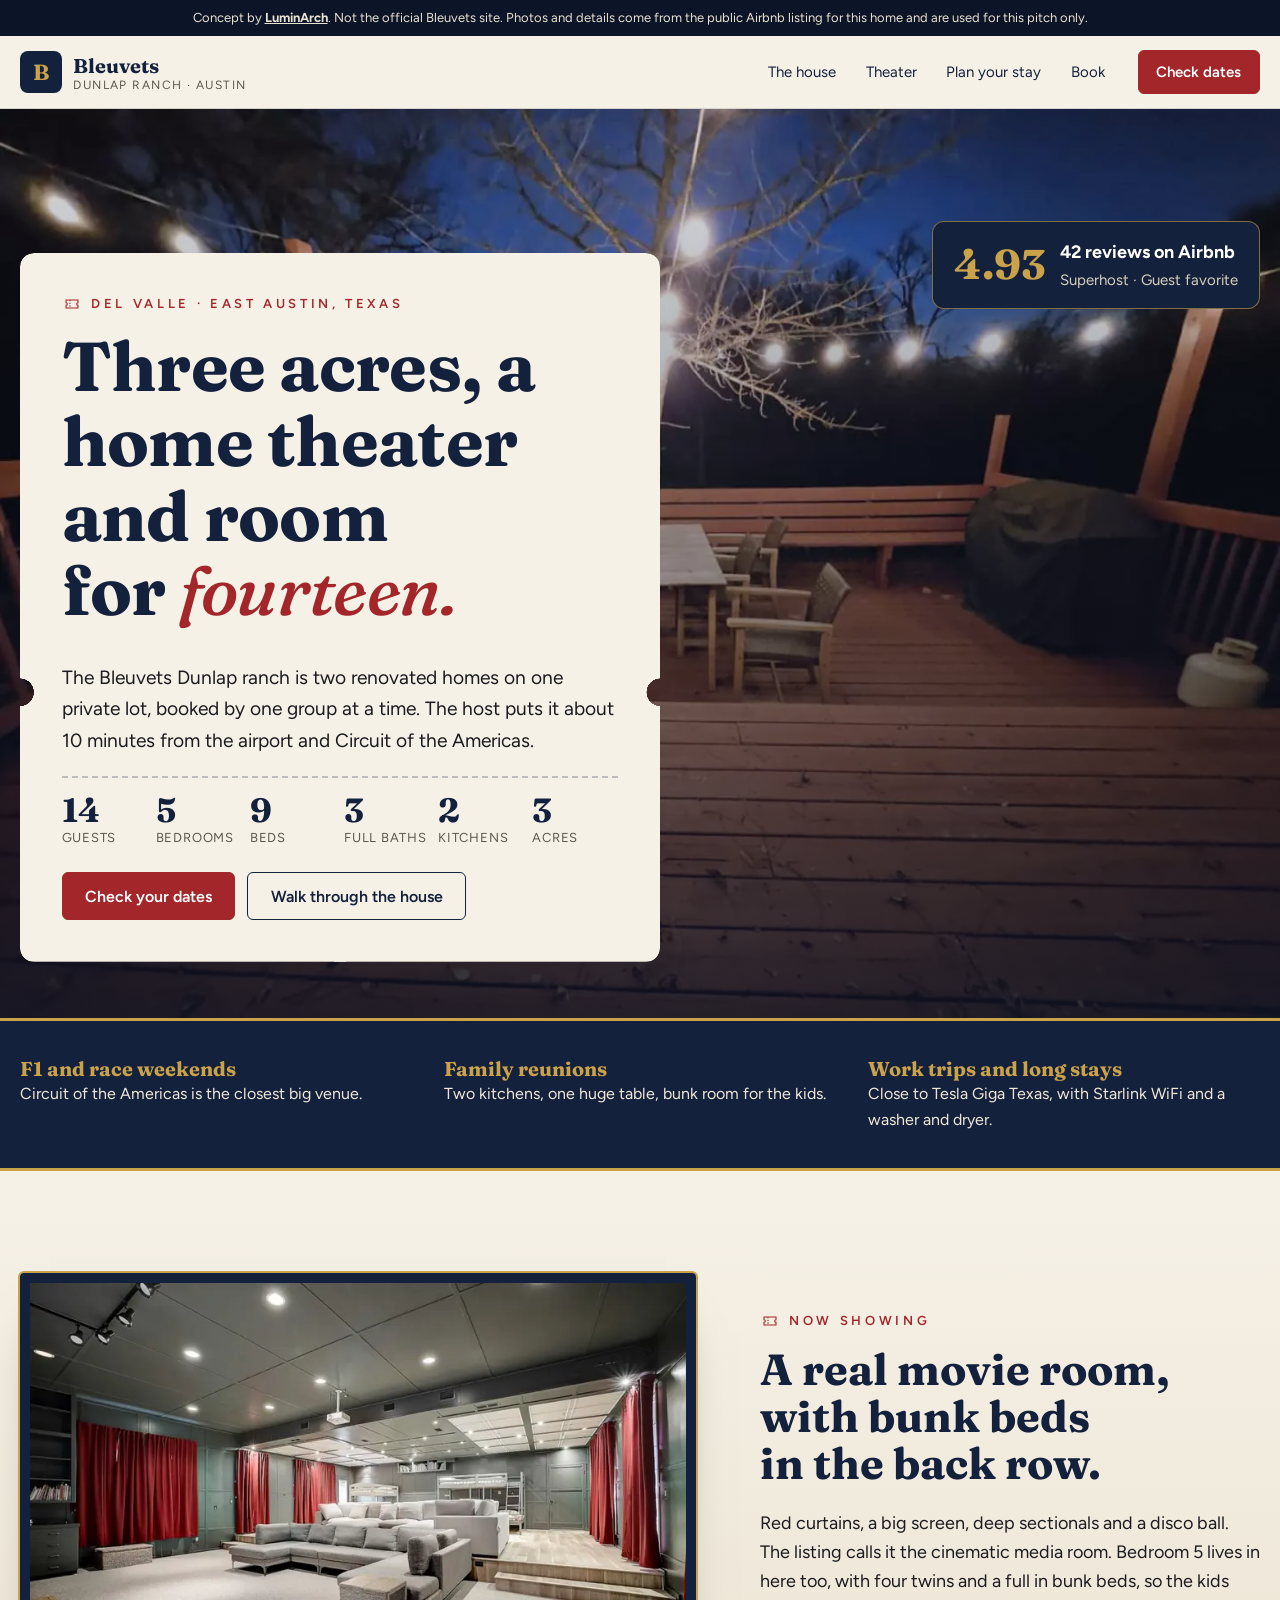
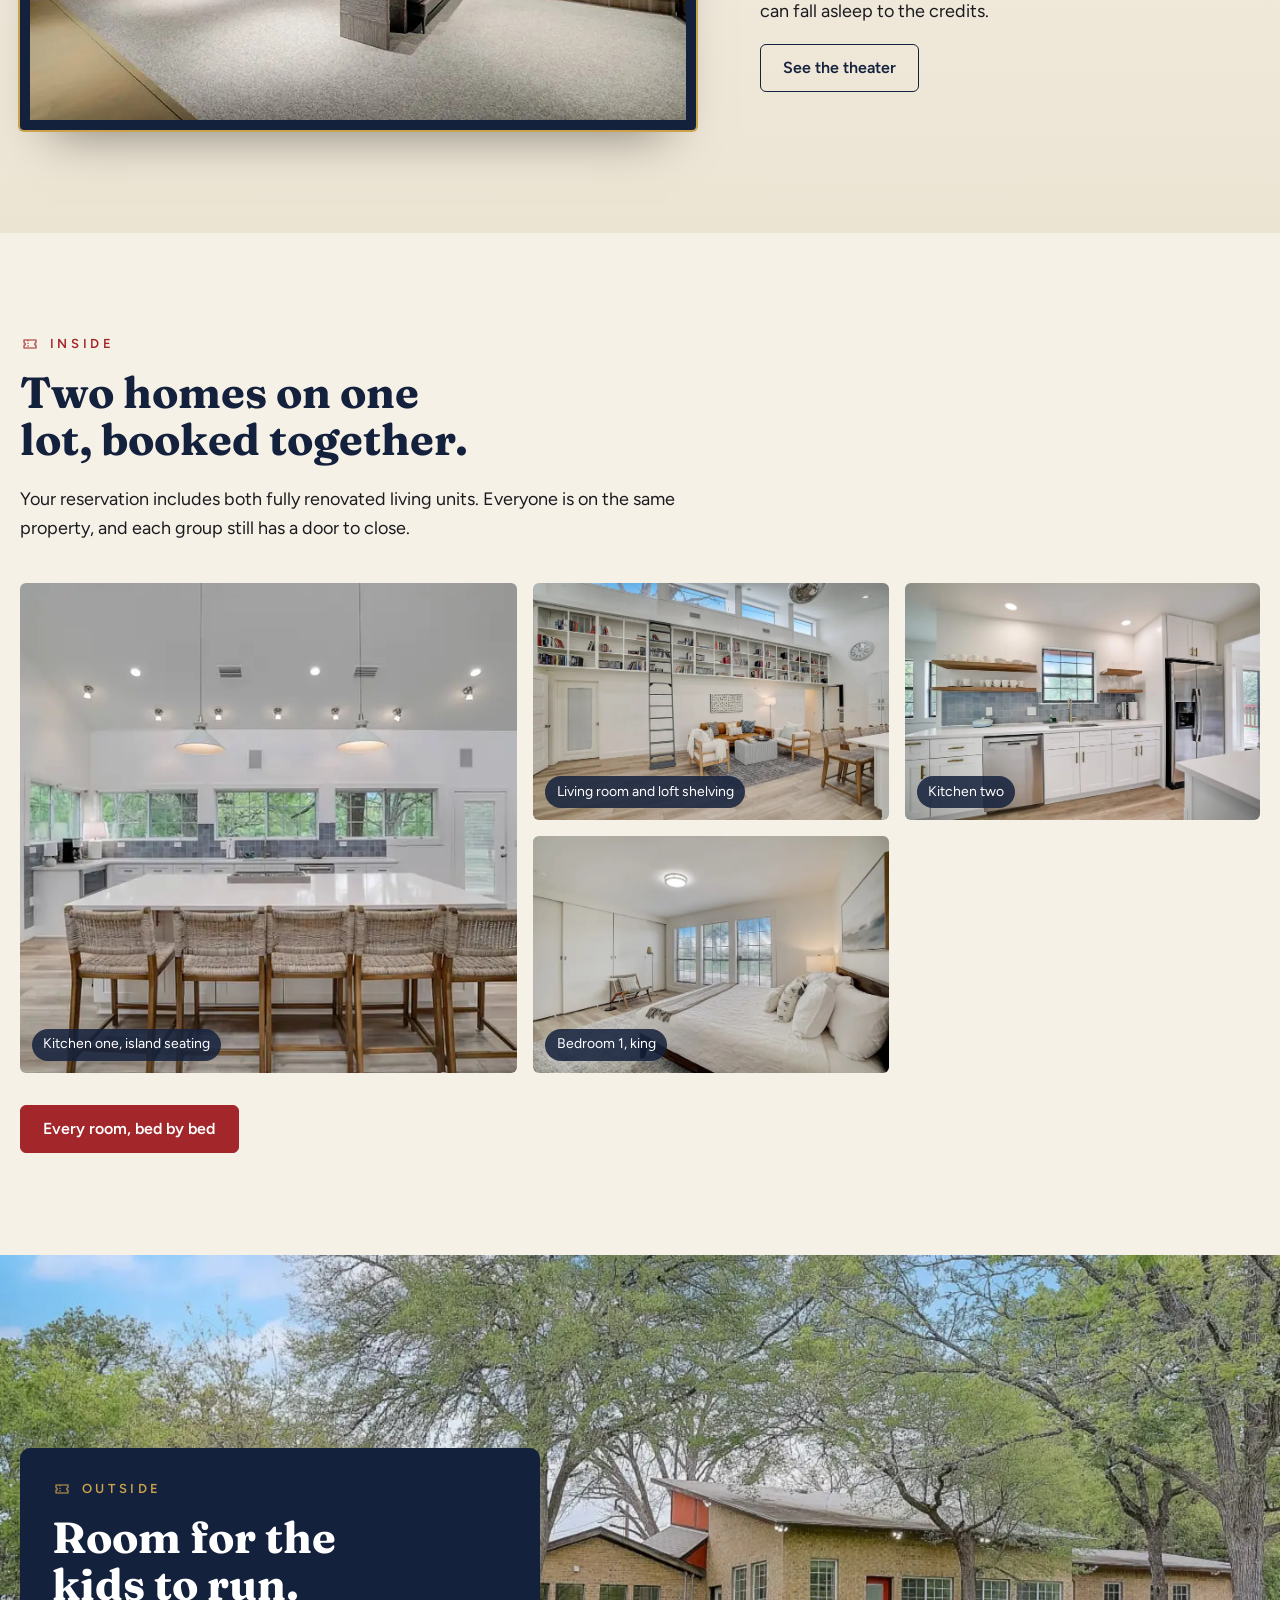
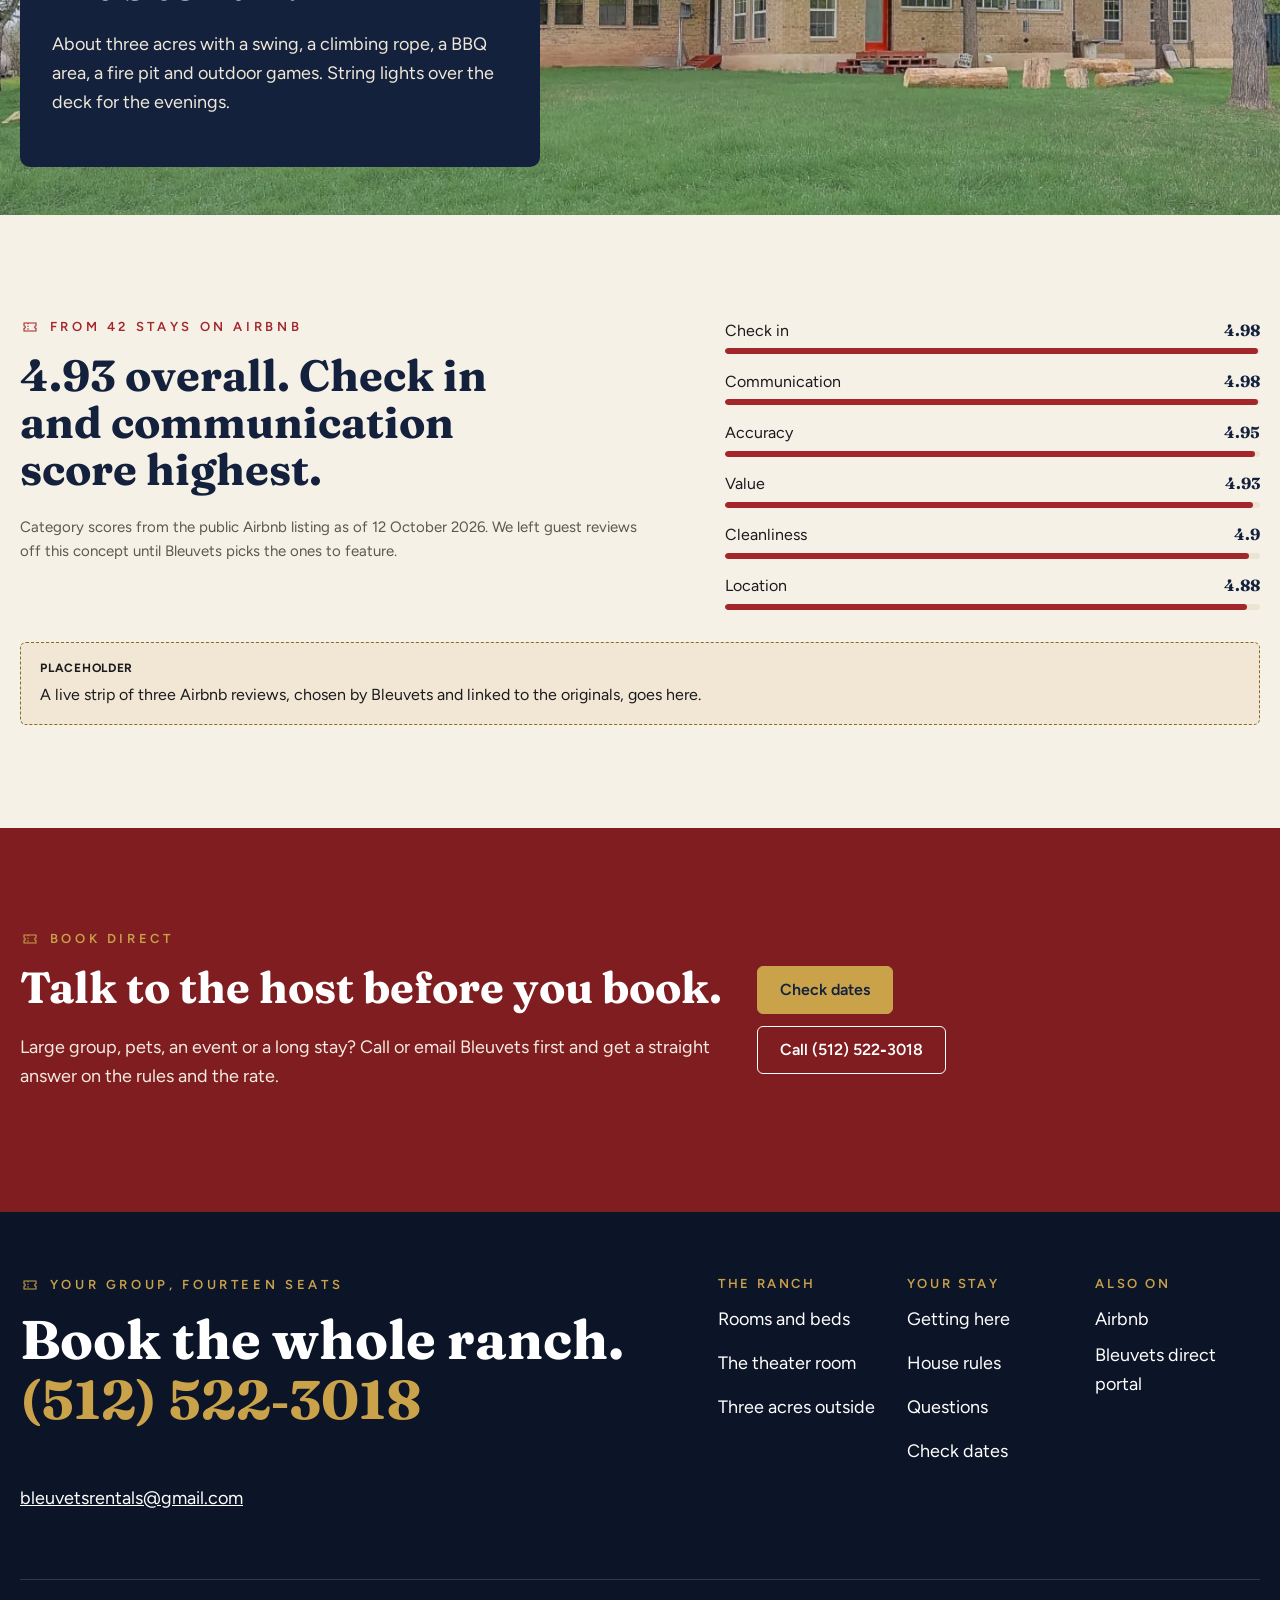
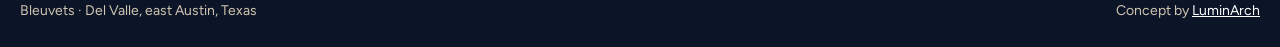
<file: index.html>
<!doctype html><html lang="en" class="no-js"><head><meta charset="utf-8"><meta name="viewport" content="width=device-width,initial-scale=1">
<title>Austin Ranch Rental Near COTA, Sleeps 14 | Bleuvets Dunlap</title><meta name="description" content="A private 3 acre ranch in east Austin with a home theater, two kitchens and room for 14. Rated 4.93 from 42 Airbnb stays. Check your dates with Bleuvets today."><link rel="canonical" href="https://bleuvets-demo.vercel.app/">
<meta property="og:type" content="website"><meta property="og:site_name" content="Bleuvets (concept)"><meta property="og:title" content="Austin Ranch Rental Near COTA, Sleeps 14 | Bleuvets Dunlap"><meta property="og:description" content="A private 3 acre ranch in east Austin with a home theater, two kitchens and room for 14. Rated 4.93 from 42 Airbnb stays. Check your dates with Bleuvets today."><meta property="og:url" content="https://bleuvets-demo.vercel.app/"><meta property="og:image" content="https://bleuvets-demo.vercel.app/og.png">
<meta name="twitter:card" content="summary_large_image"><meta name="twitter:title" content="Austin Ranch Rental Near COTA, Sleeps 14 | Bleuvets Dunlap"><meta name="twitter:description" content="A private 3 acre ranch in east Austin with a home theater, two kitchens and room for 14. Rated 4.93 from 42 Airbnb stays. Check your dates with Bleuvets today."><meta name="twitter:image" content="https://bleuvets-demo.vercel.app/og.png">
<meta name="robots" content="noindex, nofollow"><!-- concept demo, not for indexing -->
<meta name="theme-color" content="#14213d">
<link rel="preload" as="font" type="font/woff2" href="fonts/fraunces-normal-700-latin.woff2" crossorigin><link rel="preload" as="font" type="font/woff2" href="fonts/figtree-normal-400-latin.woff2" crossorigin>
<link rel="stylesheet" href="css/design-system.css"><link rel="stylesheet" href="css/components.css"><link rel="stylesheet" href="css/pages.css">
<link rel="icon" href="data:image/svg+xml,%3Csvg xmlns='http://www.w3.org/2000/svg' viewBox='0 0 32 32'%3E%3Crect width='32' height='32' rx='6' fill='%2314213d'/%3E%3Ctext x='16' y='23' font-family='Georgia' font-size='20' font-weight='700' text-anchor='middle' fill='%23c9a24a'%3EB%3C/text%3E%3C/svg%3E">
<script>document.documentElement.classList.replace('no-js','js-ready')</script><script type="application/ld+json">{"@context": "https://schema.org", "@type": "VacationRental", "name": "Bleuvets Dunlap Ranch", "alternateName": "Theatre, 3 Acre LUXE Ranch, Near COTA", "url": "https://bleuvets-demo.vercel.app/", "description": "Private 3 acre ranch in Del Valle, east Austin, with 5 bedrooms, 9 beds, 3 bathrooms, 2 kitchens and a home theater. Sleeps 14.", "telephone": "+1-512-522-3018", "email": "bleuvetsrentals@gmail.com", "brand": {"@type": "Brand", "name": "Bleuvets"}, "address": {"@type": "PostalAddress", "addressLocality": "Del Valle", "addressRegion": "TX", "addressCountry": "US"}, "geo": {"@type": "GeoCoordinates", "latitude": 30.247, "longitude": -97.562}, "containsPlace": {"@type": "Accommodation", "numberOfBedrooms": 5, "numberOfBathroomsTotal": 3, "occupancy": {"@type": "QuantitativeValue", "maxValue": 14}, "bed": "1 king, 3 queen, 1 full, 4 twin"}, "aggregateRating": {"@type": "AggregateRating", "ratingValue": 4.93, "reviewCount": 42, "bestRating": 5}, "checkinTime": "16:00", "checkoutTime": "10:00", "petsAllowed": true, "image": "https://bleuvets-demo.vercel.app/img/deck-string-lights.webp", "sameAs": ["https://www.airbnb.com/rooms/1171734395727141363", "https://bleuvets.holidayfuture.com/listings/278348"]}</script><script type="application/ld+json">{"@context": "https://schema.org", "@type": "BreadcrumbList", "itemListElement": [{"@type": "ListItem", "position": 1, "name": "Home", "item": "https://bleuvets-demo.vercel.app/"}]}</script></head><body class="pg-index">
<a class="skip" href="#main">Skip to content</a>
<div class="demo-bar">Concept by <a href="https://luminarch.pro">LuminArch</a>. Not the official Bleuvets site. Photos and details come from the public Airbnb listing for this home and are used for this pitch only.</div>
<header class="top"><div class="wrap nav"><a class="mark" href="index.html"><span class="b-badge" aria-hidden="true">B</span><span class="b-name"><b>Bleuvets</b><small>Dunlap Ranch &middot; Austin</small></span></a>
<button class="menu-btn" aria-expanded="false" aria-controls="menu">Menu</button><ul id="menu"><li><a href="the-house.html">The house</a></li><li><a href="theater.html">Theater</a></li><li><a href="the-stay.html">Plan your stay</a></li><li><a href="book.html">Book</a></li></ul><a class="btn" href="book.html">Check dates</a></div></header><main id="main">
<section class="hero"><div class="hero-photo"><img src="img/deck-string-lights.webp" srcset="img/deck-string-lights-800.webp 800w, img/deck-string-lights.webp 1600w" sizes="100vw" alt="The ranch deck under string lights at dusk, with the lawn and oak trees behind it" width="1440" height="1080" fetchpriority="high"></div>
<div class="wrap hero-inner"><div class="ticket rv">
 <p class="kicker"><svg class="stub" viewBox="0 0 24 24" aria-hidden="true"><path d="M3 6h18v4a2 2 0 0 0 0 4v4H3v-4a2 2 0 0 0 0-4z"/><path d="M9 6v12" stroke-dasharray="2 2"/></svg> Del Valle &middot; east Austin, Texas</p>
 <h1>Three acres, a home theater and room for <em>fourteen.</em></h1>
 <p class="lede">The Bleuvets Dunlap ranch is two renovated homes on one private lot, booked by one group at a time. The host puts it about 10 minutes from the airport and Circuit of the Americas.</p>
 <ul class="ticket-facts"><li><b>14</b><span>guests</span></li><li><b>5</b><span>bedrooms</span></li><li><b>9</b><span>beds</span></li><li><b>3</b><span>full baths</span></li><li><b>2</b><span>kitchens</span></li><li><b>3</b><span>acres</span></li></ul>
 <div class="cta"><a class="btn" href="book.html">Check your dates</a><a class="btn btn--plain" href="the-house.html">Walk through the house</a></div>
</div>
<a class="score rv" href="https://www.airbnb.com/rooms/1171734395727141363" rel="noopener"><span class="score-n">4.93</span><span class="score-t"><b>42 reviews on Airbnb</b><small>Superhost &middot; Guest favorite</small></span></a>
</div></section>

<section class="marquee-strip" aria-label="What the ranch is built for"><div class="wrap ms-grid">
 <p class="ms-item rv"><b>F1 and race weekends</b><span>Circuit of the Americas is the closest big venue.</span></p>
 <p class="ms-item rv"><b>Family reunions</b><span>Two kitchens, one huge table, bunk room for the kids.</span></p>
 <p class="ms-item rv"><b>Work trips and long stays</b><span>Close to Tesla Giga Texas, with Starlink WiFi and a washer and dryer.</span></p>
</div></section>

<section class="now-showing"><div class="wrap ns-grid">
 <figure class="ns-photo rv"><img src="img/theater.webp" srcset="img/theater-800.webp 800w, img/theater.webp 1600w" sizes="(max-width:900px) 100vw, 60vw" alt="The home theater room with red curtains, sectionals and a big screen" width="1440" height="960" loading="lazy" decoding="async"></figure>
 <div class="ns-copy rv"><p class="kicker"><svg class="stub" viewBox="0 0 24 24" aria-hidden="true"><path d="M3 6h18v4a2 2 0 0 0 0 4v4H3v-4a2 2 0 0 0 0-4z"/><path d="M9 6v12" stroke-dasharray="2 2"/></svg> Now showing</p><h2>A real movie room, with bunk beds in the back row.</h2>
 <p>Red curtains, a big screen, deep sectionals and a disco ball. The listing calls it the cinematic media room. Bedroom 5 lives in here too, with four twins and a full in bunk beds, so the kids can fall asleep to the credits.</p>
 <a class="btn btn--plain" href="theater.html">See the theater</a></div>
</div></section>

<section class="spaces"><div class="wrap">
 <div class="sp-head rv"><p class="kicker"><svg class="stub" viewBox="0 0 24 24" aria-hidden="true"><path d="M3 6h18v4a2 2 0 0 0 0 4v4H3v-4a2 2 0 0 0 0-4z"/><path d="M9 6v12" stroke-dasharray="2 2"/></svg> Inside</p><h2>Two homes on one lot, booked together.</h2><p>Your reservation includes both fully renovated living units. Everyone is on the same property, and each group still has a door to close.</p></div>
 <div class="sp-mosaic">
  <figure class="m1 rv"><img src="img/kitchen-island.webp" srcset="img/kitchen-island-800.webp 800w, img/kitchen-island.webp 1600w" sizes="(max-width:900px) 100vw, 50vw" alt="Bright kitchen with a long island and bar stools" width="1440" height="960" loading="lazy" decoding="async"><figcaption>Kitchen one, island seating</figcaption></figure>
  <figure class="m2 rv"><img src="img/living-library.webp" srcset="img/living-library-800.webp 800w, img/living-library.webp 1600w" sizes="(max-width:900px) 100vw, 30vw" alt="Living room with tall shelving and a library ladder" width="1440" height="960" loading="lazy" decoding="async"><figcaption>Living room and loft shelving</figcaption></figure>
  <figure class="m3 rv"><img src="img/kitchen-two.webp" srcset="img/kitchen-two-800.webp 800w, img/kitchen-two.webp 1600w" sizes="(max-width:900px) 100vw, 30vw" alt="Second kitchen with open shelving and a range hood" width="1440" height="960" loading="lazy" decoding="async"><figcaption>Kitchen two</figcaption></figure>
  <figure class="m4 rv"><img src="img/bedroom-king.webp" srcset="img/bedroom-king-800.webp 800w, img/bedroom-king.webp 1600w" sizes="(max-width:900px) 100vw, 30vw" alt="King bedroom with white linens" width="1440" height="960" loading="lazy" decoding="async"><figcaption>Bedroom 1, king</figcaption></figure>
 </div>
 <a class="btn" href="the-house.html">Every room, bed by bed</a>
</div></section>

<section class="outside"><div class="outside-photo"><img src="img/ranch-lawn.webp" srcset="img/ranch-lawn-800.webp 800w, img/ranch-lawn.webp 1600w" sizes="100vw" alt="The wide lawn and oak trees in front of the ranch house" width="1440" height="960" loading="lazy" decoding="async"></div>
<div class="wrap"><div class="outside-card rv"><p class="kicker" style="color:var(--brass)"><svg class="stub" viewBox="0 0 24 24" aria-hidden="true"><path d="M3 6h18v4a2 2 0 0 0 0 4v4H3v-4a2 2 0 0 0 0-4z"/><path d="M9 6v12" stroke-dasharray="2 2"/></svg> Outside</p><h2>Room for the kids to run.</h2><p>About three acres with a swing, a climbing rope, a BBQ area, a fire pit and outdoor games. String lights over the deck for the evenings.</p></div></div></section>

<section class="ratings"><div class="wrap rt-grid">
 <div class="rv"><p class="kicker"><svg class="stub" viewBox="0 0 24 24" aria-hidden="true"><path d="M3 6h18v4a2 2 0 0 0 0 4v4H3v-4a2 2 0 0 0 0-4z"/><path d="M9 6v12" stroke-dasharray="2 2"/></svg> From 42 stays on Airbnb</p><h2>4.93 overall. Check in and communication score highest.</h2>
 <p class="note">Category scores from the public Airbnb listing as of 12 October 2026. We left guest reviews off this concept until Bleuvets picks the ones to feature.</p></div>
 <ul class="cats rv"><li><span>Check in</span><b>4.98</b><i style="--w:99.6%"></i></li><li><span>Communication</span><b>4.98</b><i style="--w:99.6%"></i></li><li><span>Accuracy</span><b>4.95</b><i style="--w:99.0%"></i></li><li><span>Value</span><b>4.93</b><i style="--w:98.6%"></i></li><li><span>Cleanliness</span><b>4.9</b><i style="--w:98.0%"></i></li><li><span>Location</span><b>4.88</b><i style="--w:97.6%"></i></li></ul>
 <div class="ph rv"><b>Placeholder</b>A live strip of three Airbnb reviews, chosen by Bleuvets and linked to the originals, goes here.</div>
</div></section>

<section class="direct"><div class="wrap dir-grid rv">
 <div><p class="kicker" style="color:var(--brass)"><svg class="stub" viewBox="0 0 24 24" aria-hidden="true"><path d="M3 6h18v4a2 2 0 0 0 0 4v4H3v-4a2 2 0 0 0 0-4z"/><path d="M9 6v12" stroke-dasharray="2 2"/></svg> Book direct</p><h2>Talk to the host before you book.</h2><p>Large group, pets, an event or a long stay? Call or email Bleuvets first and get a straight answer on the rules and the rate.</p></div>
 <div class="dir-cta"><a class="btn" href="book.html">Check dates</a><a class="btn btn--plain dark" href="tel:+15125223018">Call (512) 522&#8209;3018</a></div>
</div></section></main><footer class="foot"><div class="wrap">
<div class="foot-spread"><div><p class="kicker" style="color:var(--brass)"><svg class="stub" viewBox="0 0 24 24" aria-hidden="true"><path d="M3 6h18v4a2 2 0 0 0 0 4v4H3v-4a2 2 0 0 0 0-4z"/><path d="M9 6v12" stroke-dasharray="2 2"/></svg> Your group, fourteen seats</p><p class="foot-big">Book the whole ranch.<br><a href="tel:+15125223018">(512) 522&#8209;3018</a></p><p><a href="mailto:bleuvetsrentals@gmail.com">bleuvetsrentals@gmail.com</a></p></div>
<div class="foot-cols"><div><h2>The ranch</h2><ul><li><a href="the-house.html">Rooms and beds</a></li><li><a href="theater.html">The theater room</a></li><li><a href="the-house.html#outside">Three acres outside</a></li></ul></div>
<div><h2>Your stay</h2><ul><li><a href="the-stay.html#getting-here">Getting here</a></li><li><a href="the-stay.html#rules">House rules</a></li><li><a href="the-stay.html#faq">Questions</a></li><li><a href="book.html">Check dates</a></li></ul></div>
<div><h2>Also on</h2><ul><li><a href="https://www.airbnb.com/rooms/1171734395727141363" rel="noopener">Airbnb</a></li><li><a href="https://bleuvets.holidayfuture.com/listings/278348" rel="noopener">Bleuvets direct portal</a></li></ul></div></div></div>
<div class="foot-row"><span>Bleuvets &middot; Del Valle, east Austin, Texas</span><span>Concept by <a href="https://luminarch.pro">LuminArch</a></span></div></div></footer><script src="js/main.js" defer></script></body></html>
</file>
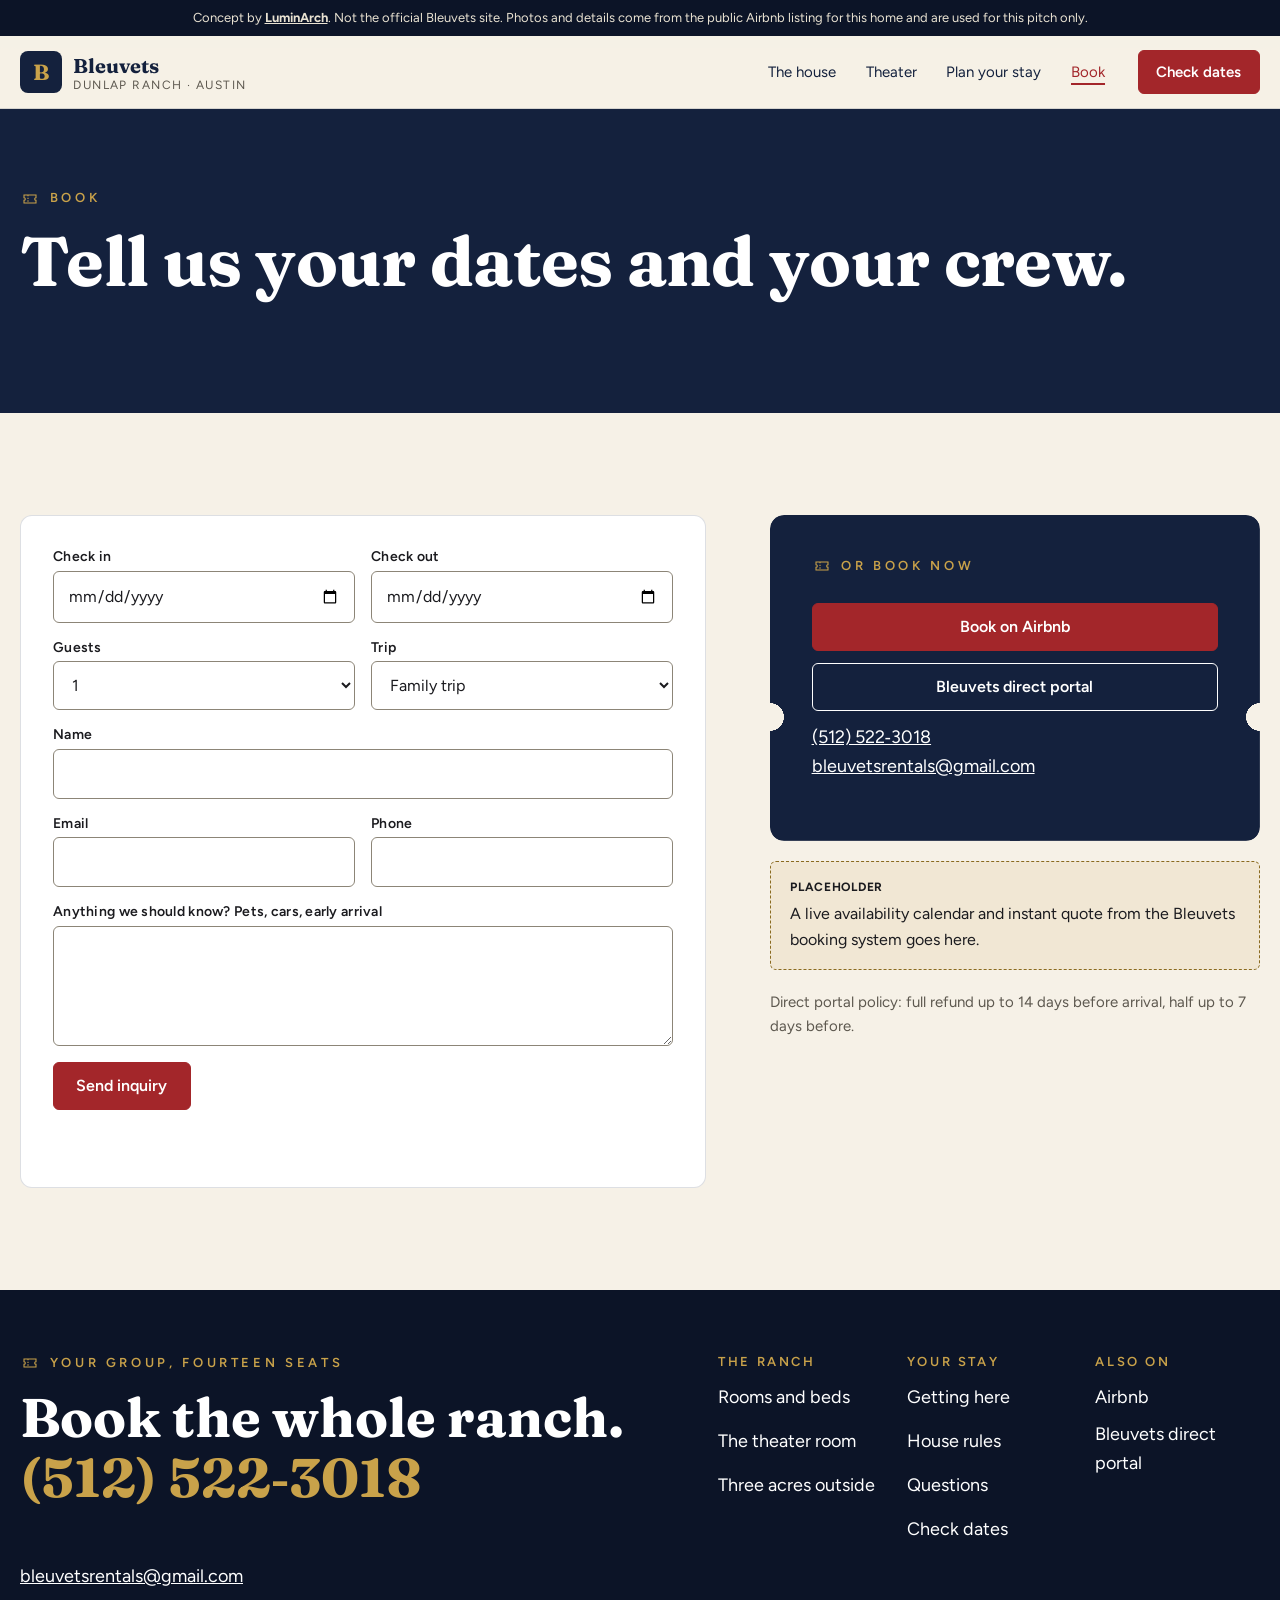
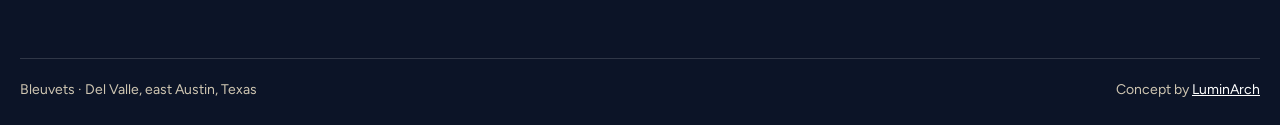
<file: book.html>
<!doctype html><html lang="en" class="no-js"><head><meta charset="utf-8"><meta name="viewport" content="width=device-width,initial-scale=1">
<title>Check Dates for the Dunlap Ranch in Austin | Bleuvets Direct</title><meta name="description" content="Ask Bleuvets about dates, group size, pets or events at the 3 acre Dunlap ranch near COTA. Send an inquiry, call (512) 522 3018, or book on Airbnb today."><link rel="canonical" href="https://bleuvets-demo.vercel.app/book.html">
<meta property="og:type" content="website"><meta property="og:site_name" content="Bleuvets (concept)"><meta property="og:title" content="Check Dates for the Dunlap Ranch in Austin | Bleuvets Direct"><meta property="og:description" content="Ask Bleuvets about dates, group size, pets or events at the 3 acre Dunlap ranch near COTA. Send an inquiry, call (512) 522 3018, or book on Airbnb today."><meta property="og:url" content="https://bleuvets-demo.vercel.app/book.html"><meta property="og:image" content="https://bleuvets-demo.vercel.app/og.png">
<meta name="twitter:card" content="summary_large_image"><meta name="twitter:title" content="Check Dates for the Dunlap Ranch in Austin | Bleuvets Direct"><meta name="twitter:description" content="Ask Bleuvets about dates, group size, pets or events at the 3 acre Dunlap ranch near COTA. Send an inquiry, call (512) 522 3018, or book on Airbnb today."><meta name="twitter:image" content="https://bleuvets-demo.vercel.app/og.png">
<meta name="robots" content="noindex, nofollow"><!-- concept demo, not for indexing -->
<meta name="theme-color" content="#14213d">
<link rel="preload" as="font" type="font/woff2" href="fonts/fraunces-normal-700-latin.woff2" crossorigin><link rel="preload" as="font" type="font/woff2" href="fonts/figtree-normal-400-latin.woff2" crossorigin>
<link rel="stylesheet" href="css/design-system.css"><link rel="stylesheet" href="css/components.css"><link rel="stylesheet" href="css/pages.css">
<link rel="icon" href="data:image/svg+xml,%3Csvg xmlns='http://www.w3.org/2000/svg' viewBox='0 0 32 32'%3E%3Crect width='32' height='32' rx='6' fill='%2314213d'/%3E%3Ctext x='16' y='23' font-family='Georgia' font-size='20' font-weight='700' text-anchor='middle' fill='%23c9a24a'%3EB%3C/text%3E%3C/svg%3E">
<script>document.documentElement.classList.replace('no-js','js-ready')</script><script type="application/ld+json">{"@context": "https://schema.org", "@type": "VacationRental", "name": "Bleuvets Dunlap Ranch", "alternateName": "Theatre, 3 Acre LUXE Ranch, Near COTA", "url": "https://bleuvets-demo.vercel.app/", "description": "Private 3 acre ranch in Del Valle, east Austin, with 5 bedrooms, 9 beds, 3 bathrooms, 2 kitchens and a home theater. Sleeps 14.", "telephone": "+1-512-522-3018", "email": "bleuvetsrentals@gmail.com", "brand": {"@type": "Brand", "name": "Bleuvets"}, "address": {"@type": "PostalAddress", "addressLocality": "Del Valle", "addressRegion": "TX", "addressCountry": "US"}, "geo": {"@type": "GeoCoordinates", "latitude": 30.247, "longitude": -97.562}, "containsPlace": {"@type": "Accommodation", "numberOfBedrooms": 5, "numberOfBathroomsTotal": 3, "occupancy": {"@type": "QuantitativeValue", "maxValue": 14}, "bed": "1 king, 3 queen, 1 full, 4 twin"}, "aggregateRating": {"@type": "AggregateRating", "ratingValue": 4.93, "reviewCount": 42, "bestRating": 5}, "checkinTime": "16:00", "checkoutTime": "10:00", "petsAllowed": true, "image": "https://bleuvets-demo.vercel.app/img/deck-string-lights.webp", "sameAs": ["https://www.airbnb.com/rooms/1171734395727141363", "https://bleuvets.holidayfuture.com/listings/278348"]}</script><script type="application/ld+json">{"@context": "https://schema.org", "@type": "BreadcrumbList", "itemListElement": [{"@type": "ListItem", "position": 1, "name": "Home", "item": "https://bleuvets-demo.vercel.app/"}, {"@type": "ListItem", "position": 2, "name": "Book", "item": "https://bleuvets-demo.vercel.app/book.html"}]}</script></head><body class="pg-book">
<a class="skip" href="#main">Skip to content</a>
<div class="demo-bar">Concept by <a href="https://luminarch.pro">LuminArch</a>. Not the official Bleuvets site. Photos and details come from the public Airbnb listing for this home and are used for this pitch only.</div>
<header class="top"><div class="wrap nav"><a class="mark" href="index.html"><span class="b-badge" aria-hidden="true">B</span><span class="b-name"><b>Bleuvets</b><small>Dunlap Ranch &middot; Austin</small></span></a>
<button class="menu-btn" aria-expanded="false" aria-controls="menu">Menu</button><ul id="menu"><li><a href="the-house.html">The house</a></li><li><a href="theater.html">Theater</a></li><li><a href="the-stay.html">Plan your stay</a></li><li><a href="book.html" aria-current="page">Book</a></li></ul><a class="btn" href="book.html">Check dates</a></div></header><main id="main">
<section class="page-head"><div class="wrap"><p class="kicker rv"><svg class="stub" viewBox="0 0 24 24" aria-hidden="true"><path d="M3 6h18v4a2 2 0 0 0 0 4v4H3v-4a2 2 0 0 0 0-4z"/><path d="M9 6v12" stroke-dasharray="2 2"/></svg> Book</p><h1 class="rv">Tell us your dates and your crew.</h1></div></section>
<section class="book"><div class="wrap bk-grid">
<form class="bk-form rv" data-demo="Thanks. On the live site this goes straight to Bleuvets. (Demo: nothing was sent.)" novalidate>
<div class="two"><div class="fld"><label for="ci">Check in</label><input id="ci" name="ci" type="date" required></div><div class="fld"><label for="co">Check out</label><input id="co" name="co" type="date" required></div></div>
<div class="two"><div class="fld"><label for="g">Guests</label><select id="g" name="g"><option>1</option><option>2</option><option>3</option><option>4</option><option>5</option><option>6</option><option>7</option><option>8</option><option>9</option><option>10</option><option>11</option><option>12</option><option>13</option><option>14</option></select></div><div class="fld"><label for="why">Trip</label><select id="why" name="why"><option>Family trip</option><option>Race weekend at COTA</option><option>Work or long stay</option><option>Event (needs approval)</option></select></div></div>
<div class="fld"><label for="nm">Name</label><input id="nm" name="nm" autocomplete="name" required></div>
<div class="two"><div class="fld"><label for="em">Email</label><input id="em" name="em" type="email" autocomplete="email" required></div><div class="fld"><label for="ph">Phone</label><input id="ph" name="ph" type="tel" autocomplete="tel"></div></div>
<div class="fld"><label for="msg">Anything we should know? Pets, cars, early arrival</label><textarea id="msg" name="msg"></textarea></div>
<button class="btn" type="submit">Send inquiry</button><p class="formmsg" role="status" aria-live="polite"></p></form>
<aside class="bk-side rv"><div class="ticket small"><p class="kicker"><svg class="stub" viewBox="0 0 24 24" aria-hidden="true"><path d="M3 6h18v4a2 2 0 0 0 0 4v4H3v-4a2 2 0 0 0 0-4z"/><path d="M9 6v12" stroke-dasharray="2 2"/></svg> Or book now</p><a class="btn" href="https://www.airbnb.com/rooms/1171734395727141363" rel="noopener">Book on Airbnb</a><a class="btn btn--plain" href="https://bleuvets.holidayfuture.com/listings/278348" rel="noopener">Bleuvets direct portal</a><p><a href="tel:+15125223018">(512) 522&#8209;3018</a><br><a href="mailto:bleuvetsrentals@gmail.com">bleuvetsrentals@gmail.com</a></p></div>
<div class="ph"><b>Placeholder</b>A live availability calendar and instant quote from the Bleuvets booking system goes here.</div>
<p class="note">Direct portal policy: full refund up to 14 days before arrival, half up to 7 days before.</p></aside>
</div></section>
</main><footer class="foot"><div class="wrap">
<div class="foot-spread"><div><p class="kicker" style="color:var(--brass)"><svg class="stub" viewBox="0 0 24 24" aria-hidden="true"><path d="M3 6h18v4a2 2 0 0 0 0 4v4H3v-4a2 2 0 0 0 0-4z"/><path d="M9 6v12" stroke-dasharray="2 2"/></svg> Your group, fourteen seats</p><p class="foot-big">Book the whole ranch.<br><a href="tel:+15125223018">(512) 522&#8209;3018</a></p><p><a href="mailto:bleuvetsrentals@gmail.com">bleuvetsrentals@gmail.com</a></p></div>
<div class="foot-cols"><div><h2>The ranch</h2><ul><li><a href="the-house.html">Rooms and beds</a></li><li><a href="theater.html">The theater room</a></li><li><a href="the-house.html#outside">Three acres outside</a></li></ul></div>
<div><h2>Your stay</h2><ul><li><a href="the-stay.html#getting-here">Getting here</a></li><li><a href="the-stay.html#rules">House rules</a></li><li><a href="the-stay.html#faq">Questions</a></li><li><a href="book.html">Check dates</a></li></ul></div>
<div><h2>Also on</h2><ul><li><a href="https://www.airbnb.com/rooms/1171734395727141363" rel="noopener">Airbnb</a></li><li><a href="https://bleuvets.holidayfuture.com/listings/278348" rel="noopener">Bleuvets direct portal</a></li></ul></div></div></div>
<div class="foot-row"><span>Bleuvets &middot; Del Valle, east Austin, Texas</span><span>Concept by <a href="https://luminarch.pro">LuminArch</a></span></div></div></footer><script src="js/main.js" defer></script></body></html>
</file>
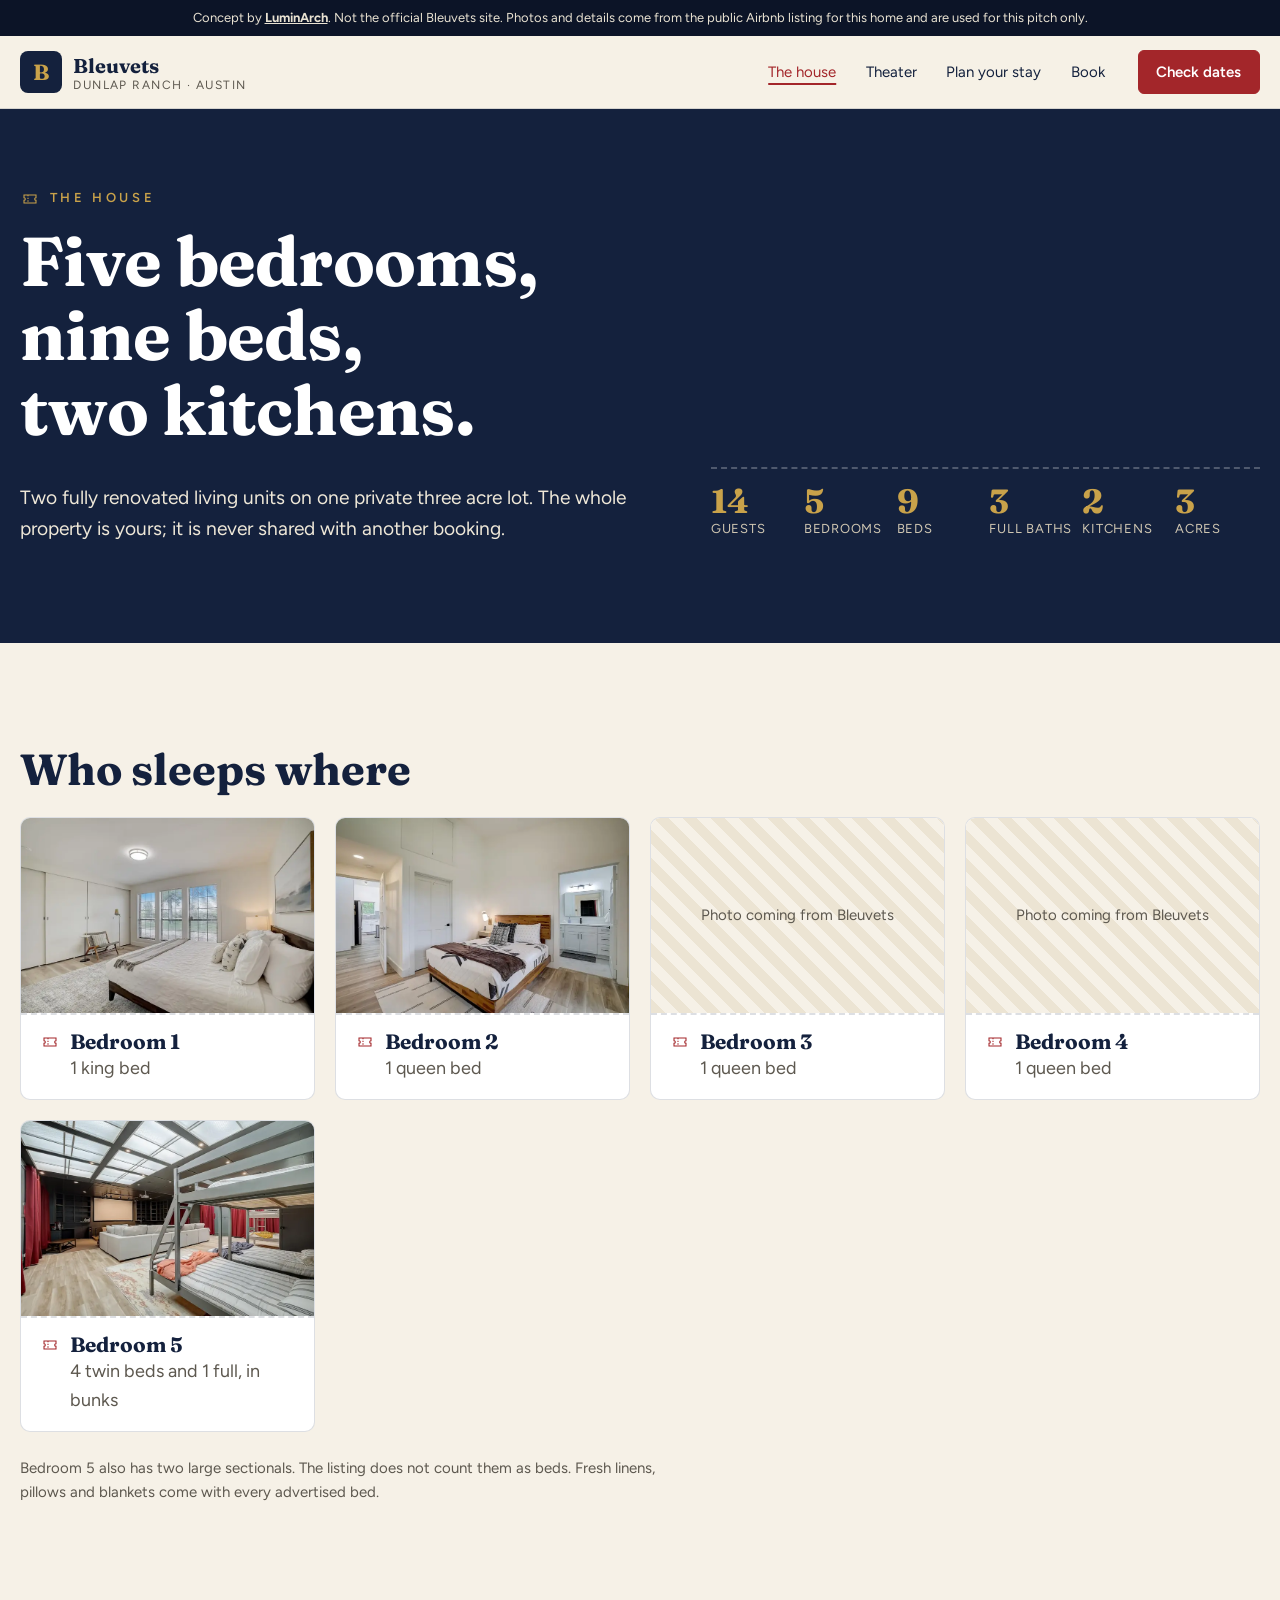
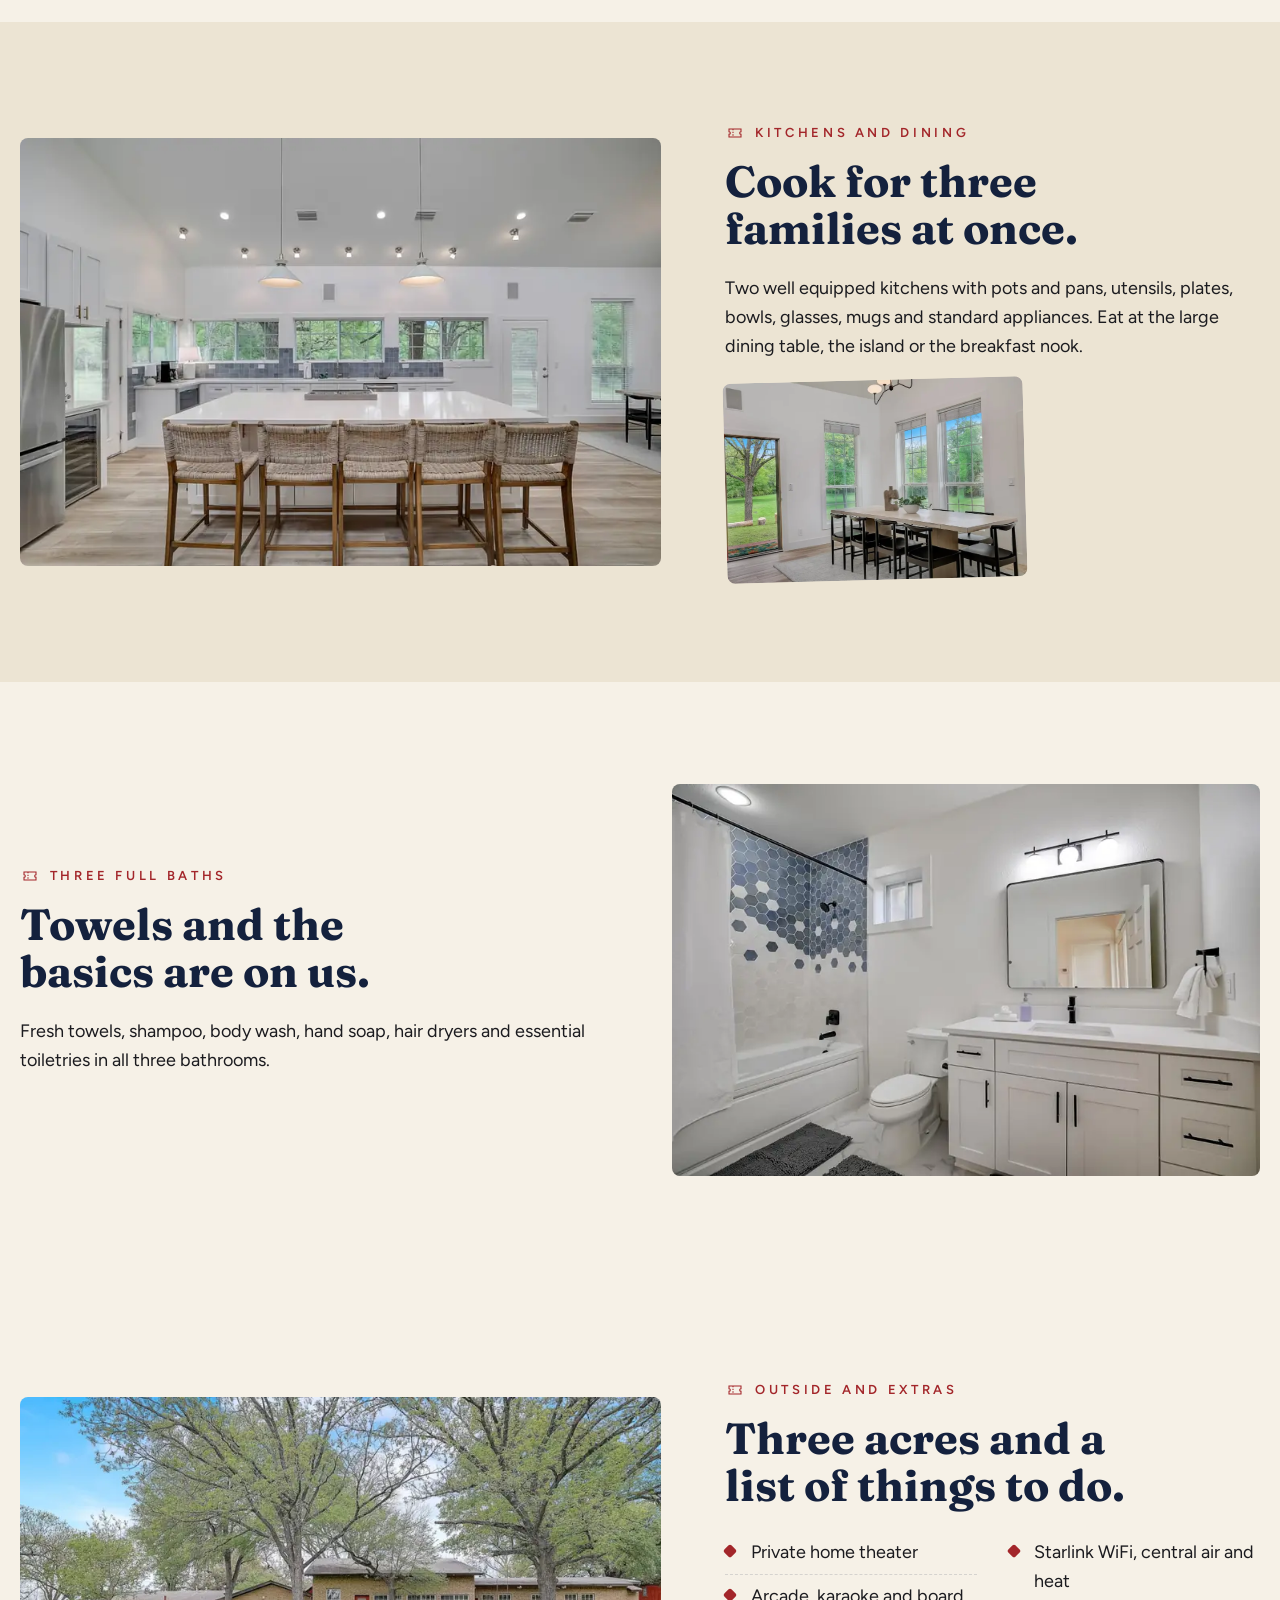
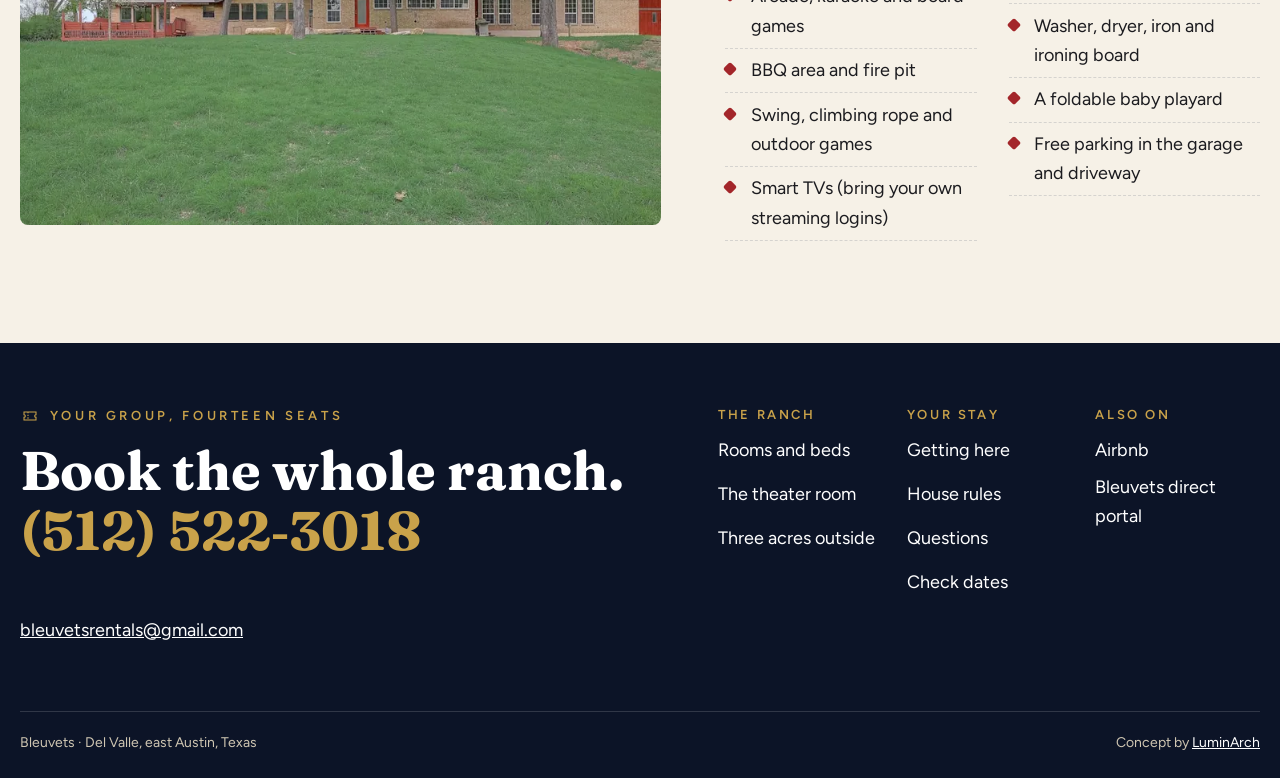
<file: the-house.html>
<!doctype html><html lang="en" class="no-js"><head><meta charset="utf-8"><meta name="viewport" content="width=device-width,initial-scale=1">
<title>Rooms, Beds and Kitchens at the Dunlap Ranch | Bleuvets</title><meta name="description" content="Five bedrooms, nine beds, three full baths and two full kitchens across two renovated homes on one private Austin lot. See every room, then check your dates."><link rel="canonical" href="https://bleuvets-demo.vercel.app/the-house.html">
<meta property="og:type" content="website"><meta property="og:site_name" content="Bleuvets (concept)"><meta property="og:title" content="Rooms, Beds and Kitchens at the Dunlap Ranch | Bleuvets"><meta property="og:description" content="Five bedrooms, nine beds, three full baths and two full kitchens across two renovated homes on one private Austin lot. See every room, then check your dates."><meta property="og:url" content="https://bleuvets-demo.vercel.app/the-house.html"><meta property="og:image" content="https://bleuvets-demo.vercel.app/og.png">
<meta name="twitter:card" content="summary_large_image"><meta name="twitter:title" content="Rooms, Beds and Kitchens at the Dunlap Ranch | Bleuvets"><meta name="twitter:description" content="Five bedrooms, nine beds, three full baths and two full kitchens across two renovated homes on one private Austin lot. See every room, then check your dates."><meta name="twitter:image" content="https://bleuvets-demo.vercel.app/og.png">
<meta name="robots" content="noindex, nofollow"><!-- concept demo, not for indexing -->
<meta name="theme-color" content="#14213d">
<link rel="preload" as="font" type="font/woff2" href="fonts/fraunces-normal-700-latin.woff2" crossorigin><link rel="preload" as="font" type="font/woff2" href="fonts/figtree-normal-400-latin.woff2" crossorigin>
<link rel="stylesheet" href="css/design-system.css"><link rel="stylesheet" href="css/components.css"><link rel="stylesheet" href="css/pages.css">
<link rel="icon" href="data:image/svg+xml,%3Csvg xmlns='http://www.w3.org/2000/svg' viewBox='0 0 32 32'%3E%3Crect width='32' height='32' rx='6' fill='%2314213d'/%3E%3Ctext x='16' y='23' font-family='Georgia' font-size='20' font-weight='700' text-anchor='middle' fill='%23c9a24a'%3EB%3C/text%3E%3C/svg%3E">
<script>document.documentElement.classList.replace('no-js','js-ready')</script><script type="application/ld+json">{"@context": "https://schema.org", "@type": "VacationRental", "name": "Bleuvets Dunlap Ranch", "alternateName": "Theatre, 3 Acre LUXE Ranch, Near COTA", "url": "https://bleuvets-demo.vercel.app/", "description": "Private 3 acre ranch in Del Valle, east Austin, with 5 bedrooms, 9 beds, 3 bathrooms, 2 kitchens and a home theater. Sleeps 14.", "telephone": "+1-512-522-3018", "email": "bleuvetsrentals@gmail.com", "brand": {"@type": "Brand", "name": "Bleuvets"}, "address": {"@type": "PostalAddress", "addressLocality": "Del Valle", "addressRegion": "TX", "addressCountry": "US"}, "geo": {"@type": "GeoCoordinates", "latitude": 30.247, "longitude": -97.562}, "containsPlace": {"@type": "Accommodation", "numberOfBedrooms": 5, "numberOfBathroomsTotal": 3, "occupancy": {"@type": "QuantitativeValue", "maxValue": 14}, "bed": "1 king, 3 queen, 1 full, 4 twin"}, "aggregateRating": {"@type": "AggregateRating", "ratingValue": 4.93, "reviewCount": 42, "bestRating": 5}, "checkinTime": "16:00", "checkoutTime": "10:00", "petsAllowed": true, "image": "https://bleuvets-demo.vercel.app/img/deck-string-lights.webp", "sameAs": ["https://www.airbnb.com/rooms/1171734395727141363", "https://bleuvets.holidayfuture.com/listings/278348"]}</script><script type="application/ld+json">{"@context": "https://schema.org", "@type": "BreadcrumbList", "itemListElement": [{"@type": "ListItem", "position": 1, "name": "Home", "item": "https://bleuvets-demo.vercel.app/"}, {"@type": "ListItem", "position": 2, "name": "The house", "item": "https://bleuvets-demo.vercel.app/the-house.html"}]}</script></head><body class="pg-the-house">
<a class="skip" href="#main">Skip to content</a>
<div class="demo-bar">Concept by <a href="https://luminarch.pro">LuminArch</a>. Not the official Bleuvets site. Photos and details come from the public Airbnb listing for this home and are used for this pitch only.</div>
<header class="top"><div class="wrap nav"><a class="mark" href="index.html"><span class="b-badge" aria-hidden="true">B</span><span class="b-name"><b>Bleuvets</b><small>Dunlap Ranch &middot; Austin</small></span></a>
<button class="menu-btn" aria-expanded="false" aria-controls="menu">Menu</button><ul id="menu"><li><a href="the-house.html" aria-current="page">The house</a></li><li><a href="theater.html">Theater</a></li><li><a href="the-stay.html">Plan your stay</a></li><li><a href="book.html">Book</a></li></ul><a class="btn" href="book.html">Check dates</a></div></header><main id="main">
<section class="page-head"><div class="wrap ph-grid"><div class="rv"><p class="kicker"><svg class="stub" viewBox="0 0 24 24" aria-hidden="true"><path d="M3 6h18v4a2 2 0 0 0 0 4v4H3v-4a2 2 0 0 0 0-4z"/><path d="M9 6v12" stroke-dasharray="2 2"/></svg> The house</p><h1>Five bedrooms, nine beds, two kitchens.</h1>
<p class="lede">Two fully renovated living units on one private three acre lot. The whole property is yours; it is never shared with another booking.</p></div><ul class="ticket-facts"><li><b>14</b><span>guests</span></li><li><b>5</b><span>bedrooms</span></li><li><b>9</b><span>beds</span></li><li><b>3</b><span>full baths</span></li><li><b>2</b><span>kitchens</span></li><li><b>3</b><span>acres</span></li></ul></div></section>
<section class="beds"><div class="wrap"><h2 class="rv">Who sleeps where</h2><div class="bed-list">
<article class="bed rv"><img src="img/bedroom-king.webp" srcset="img/bedroom-king-800.webp 800w, img/bedroom-king.webp 1600w" sizes="(max-width:700px) 100vw, 33vw" alt="King bedroom with white linens and a window" width="1440" height="960" loading="lazy" decoding="async"><div class="bed-t"><svg class="stub" viewBox="0 0 24 24" aria-hidden="true"><path d="M3 6h18v4a2 2 0 0 0 0 4v4H3v-4a2 2 0 0 0 0-4z"/><path d="M9 6v12" stroke-dasharray="2 2"/></svg><h3>Bedroom 1</h3><p>1 king bed</p></div></article><article class="bed rv"><img src="img/bedroom-queen.webp" srcset="img/bedroom-queen-800.webp 800w, img/bedroom-queen.webp 1600w" sizes="(max-width:700px) 100vw, 33vw" alt="Queen bedroom with a wooden headboard" width="1440" height="960" loading="lazy" decoding="async"><div class="bed-t"><svg class="stub" viewBox="0 0 24 24" aria-hidden="true"><path d="M3 6h18v4a2 2 0 0 0 0 4v4H3v-4a2 2 0 0 0 0-4z"/><path d="M9 6v12" stroke-dasharray="2 2"/></svg><h3>Bedroom 2</h3><p>1 queen bed</p></div></article><article class="bed rv"><div class="bed-ph">Photo coming from Bleuvets</div><div class="bed-t"><svg class="stub" viewBox="0 0 24 24" aria-hidden="true"><path d="M3 6h18v4a2 2 0 0 0 0 4v4H3v-4a2 2 0 0 0 0-4z"/><path d="M9 6v12" stroke-dasharray="2 2"/></svg><h3>Bedroom 3</h3><p>1 queen bed</p></div></article><article class="bed rv"><div class="bed-ph">Photo coming from Bleuvets</div><div class="bed-t"><svg class="stub" viewBox="0 0 24 24" aria-hidden="true"><path d="M3 6h18v4a2 2 0 0 0 0 4v4H3v-4a2 2 0 0 0 0-4z"/><path d="M9 6v12" stroke-dasharray="2 2"/></svg><h3>Bedroom 4</h3><p>1 queen bed</p></div></article><article class="bed rv"><img src="img/theater-bunks.webp" srcset="img/theater-bunks-800.webp 800w, img/theater-bunks.webp 1600w" sizes="(max-width:700px) 100vw, 33vw" alt="Bunk beds at the back of the theater room" width="1440" height="960" loading="lazy" decoding="async"><div class="bed-t"><svg class="stub" viewBox="0 0 24 24" aria-hidden="true"><path d="M3 6h18v4a2 2 0 0 0 0 4v4H3v-4a2 2 0 0 0 0-4z"/><path d="M9 6v12" stroke-dasharray="2 2"/></svg><h3>Bedroom 5</h3><p>4 twin beds and 1 full, in bunks</p></div></article>
</div><p class="note rv">Bedroom 5 also has two large sectionals. The listing does not count them as beds. Fresh linens, pillows and blankets come with every advertised bed.</p></div></section>
<section class="kitchens"><div class="wrap k-grid">
<figure class="rv"><img src="img/kitchen-island.webp" srcset="img/kitchen-island-800.webp 800w, img/kitchen-island.webp 1600w" sizes="(max-width:900px) 100vw, 55vw" alt="Kitchen with a long island and seating" width="1440" height="960" loading="lazy" decoding="async"></figure>
<div class="rv"><p class="kicker"><svg class="stub" viewBox="0 0 24 24" aria-hidden="true"><path d="M3 6h18v4a2 2 0 0 0 0 4v4H3v-4a2 2 0 0 0 0-4z"/><path d="M9 6v12" stroke-dasharray="2 2"/></svg> Kitchens and dining</p><h2>Cook for three families at once.</h2><p>Two well equipped kitchens with pots and pans, utensils, plates, bowls, glasses, mugs and standard appliances. Eat at the large dining table, the island or the breakfast nook.</p>
<figure class="k-small"><img src="img/dining.webp" srcset="img/dining-800.webp 800w, img/dining.webp 1600w" sizes="(max-width:900px) 100vw, 30vw" alt="Dining table for a big group" width="1440" height="960" loading="lazy" decoding="async"></figure></div></div></section>
<section class="baths"><div class="wrap b-grid"><div class="rv"><p class="kicker"><svg class="stub" viewBox="0 0 24 24" aria-hidden="true"><path d="M3 6h18v4a2 2 0 0 0 0 4v4H3v-4a2 2 0 0 0 0-4z"/><path d="M9 6v12" stroke-dasharray="2 2"/></svg> Three full baths</p><h2>Towels and the basics are on us.</h2><p>Fresh towels, shampoo, body wash, hand soap, hair dryers and essential toiletries in all three bathrooms.</p></div><figure class="rv"><img src="img/bath.webp" srcset="img/bath-800.webp 800w, img/bath.webp 1600w" sizes="(max-width:900px) 100vw, 40vw" alt="Full bathroom with a double vanity" width="1440" height="960" loading="lazy" decoding="async"></figure></div></section>
<section class="outside-list" id="outside"><div class="wrap ol-grid">
<figure class="rv"><img src="img/ranch-oaks.webp" srcset="img/ranch-oaks-800.webp 800w, img/ranch-oaks.webp 1600w" sizes="(max-width:900px) 100vw, 50vw" alt="Oak trees and open lawn on the ranch" width="1440" height="959" loading="lazy" decoding="async"></figure>
<div class="rv"><p class="kicker"><svg class="stub" viewBox="0 0 24 24" aria-hidden="true"><path d="M3 6h18v4a2 2 0 0 0 0 4v4H3v-4a2 2 0 0 0 0-4z"/><path d="M9 6v12" stroke-dasharray="2 2"/></svg> Outside and extras</p><h2>Three acres and a list of things to do.</h2>
<ul class="ticks"><li>Private home theater</li><li>Arcade, karaoke and board games</li><li>BBQ area and fire pit</li><li>Swing, climbing rope and outdoor games</li><li>Smart TVs (bring your own streaming logins)</li><li>Starlink WiFi, central air and heat</li><li>Washer, dryer, iron and ironing board</li><li>A foldable baby playard</li><li>Free parking in the garage and driveway</li></ul></div></div></section>
</main><footer class="foot"><div class="wrap">
<div class="foot-spread"><div><p class="kicker" style="color:var(--brass)"><svg class="stub" viewBox="0 0 24 24" aria-hidden="true"><path d="M3 6h18v4a2 2 0 0 0 0 4v4H3v-4a2 2 0 0 0 0-4z"/><path d="M9 6v12" stroke-dasharray="2 2"/></svg> Your group, fourteen seats</p><p class="foot-big">Book the whole ranch.<br><a href="tel:+15125223018">(512) 522&#8209;3018</a></p><p><a href="mailto:bleuvetsrentals@gmail.com">bleuvetsrentals@gmail.com</a></p></div>
<div class="foot-cols"><div><h2>The ranch</h2><ul><li><a href="the-house.html">Rooms and beds</a></li><li><a href="theater.html">The theater room</a></li><li><a href="the-house.html#outside">Three acres outside</a></li></ul></div>
<div><h2>Your stay</h2><ul><li><a href="the-stay.html#getting-here">Getting here</a></li><li><a href="the-stay.html#rules">House rules</a></li><li><a href="the-stay.html#faq">Questions</a></li><li><a href="book.html">Check dates</a></li></ul></div>
<div><h2>Also on</h2><ul><li><a href="https://www.airbnb.com/rooms/1171734395727141363" rel="noopener">Airbnb</a></li><li><a href="https://bleuvets.holidayfuture.com/listings/278348" rel="noopener">Bleuvets direct portal</a></li></ul></div></div></div>
<div class="foot-row"><span>Bleuvets &middot; Del Valle, east Austin, Texas</span><span>Concept by <a href="https://luminarch.pro">LuminArch</a></span></div></div></footer><script src="js/main.js" defer></script></body></html>
</file>
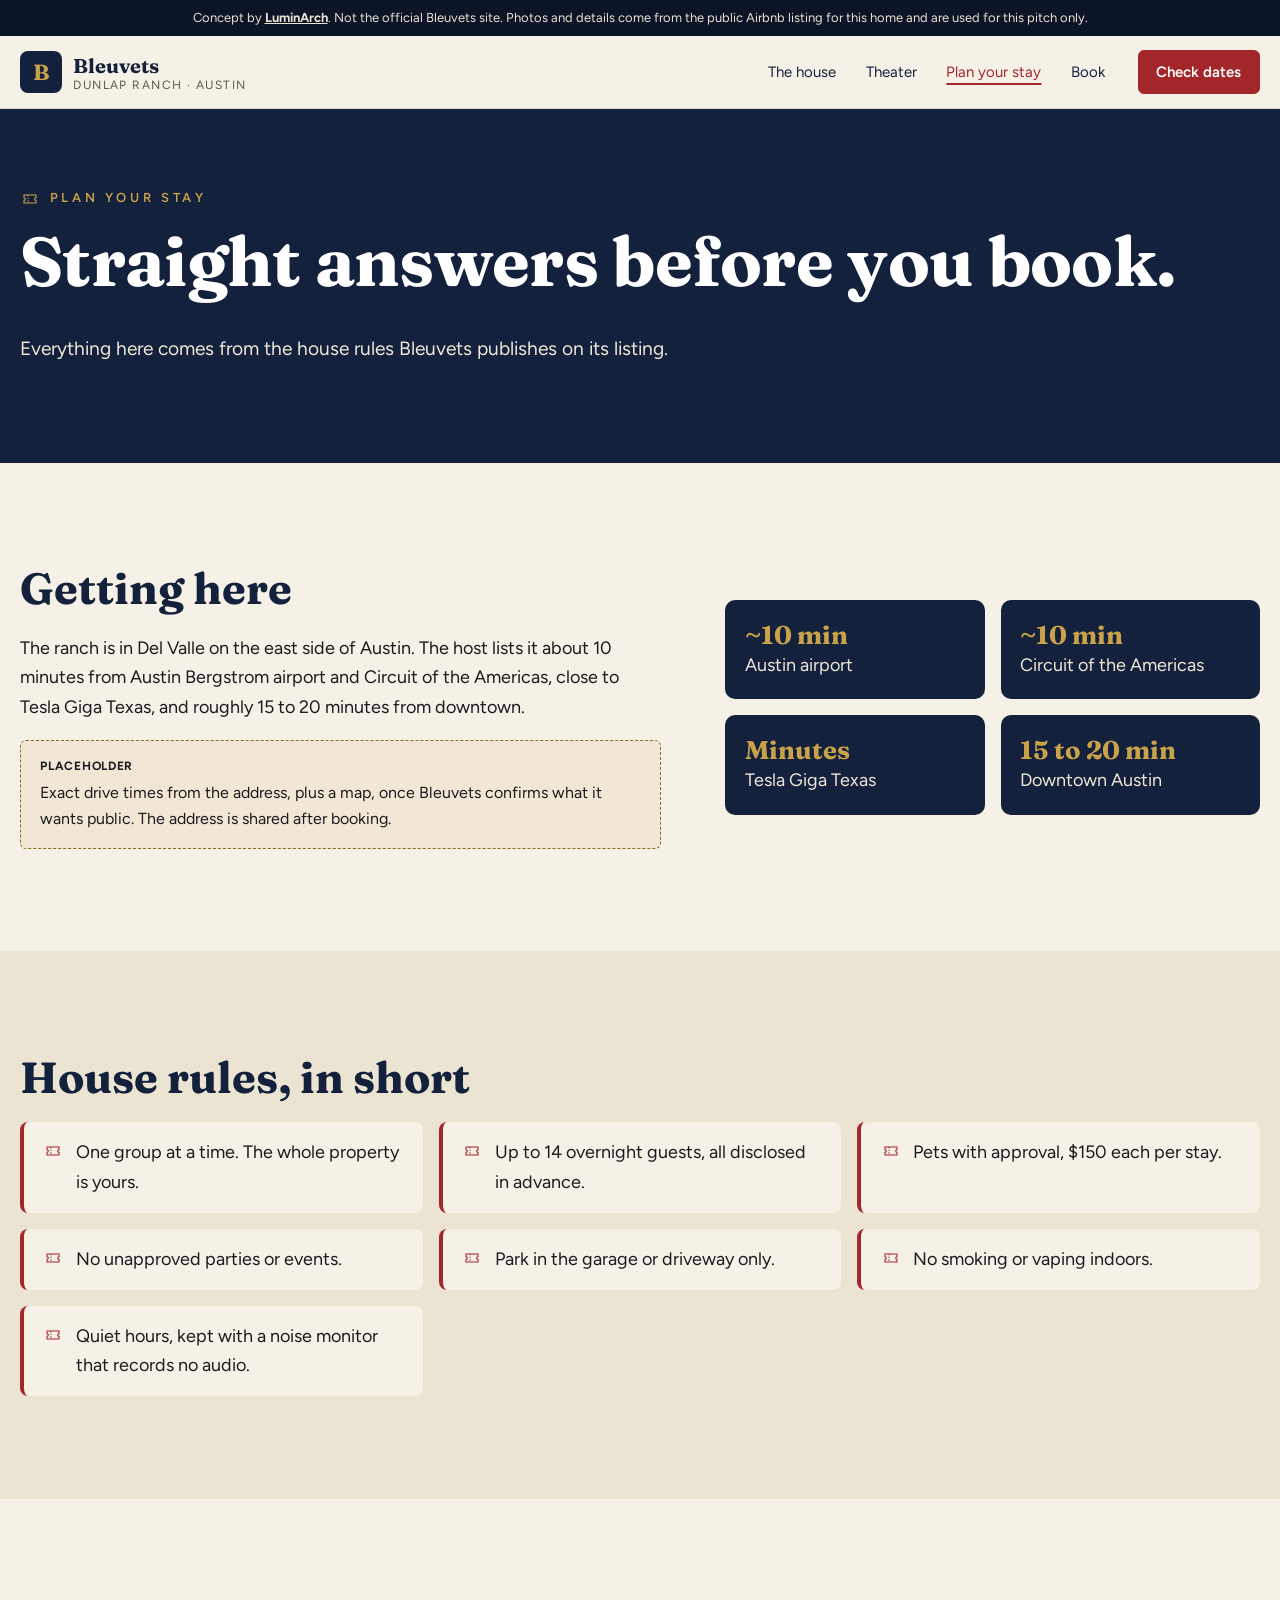
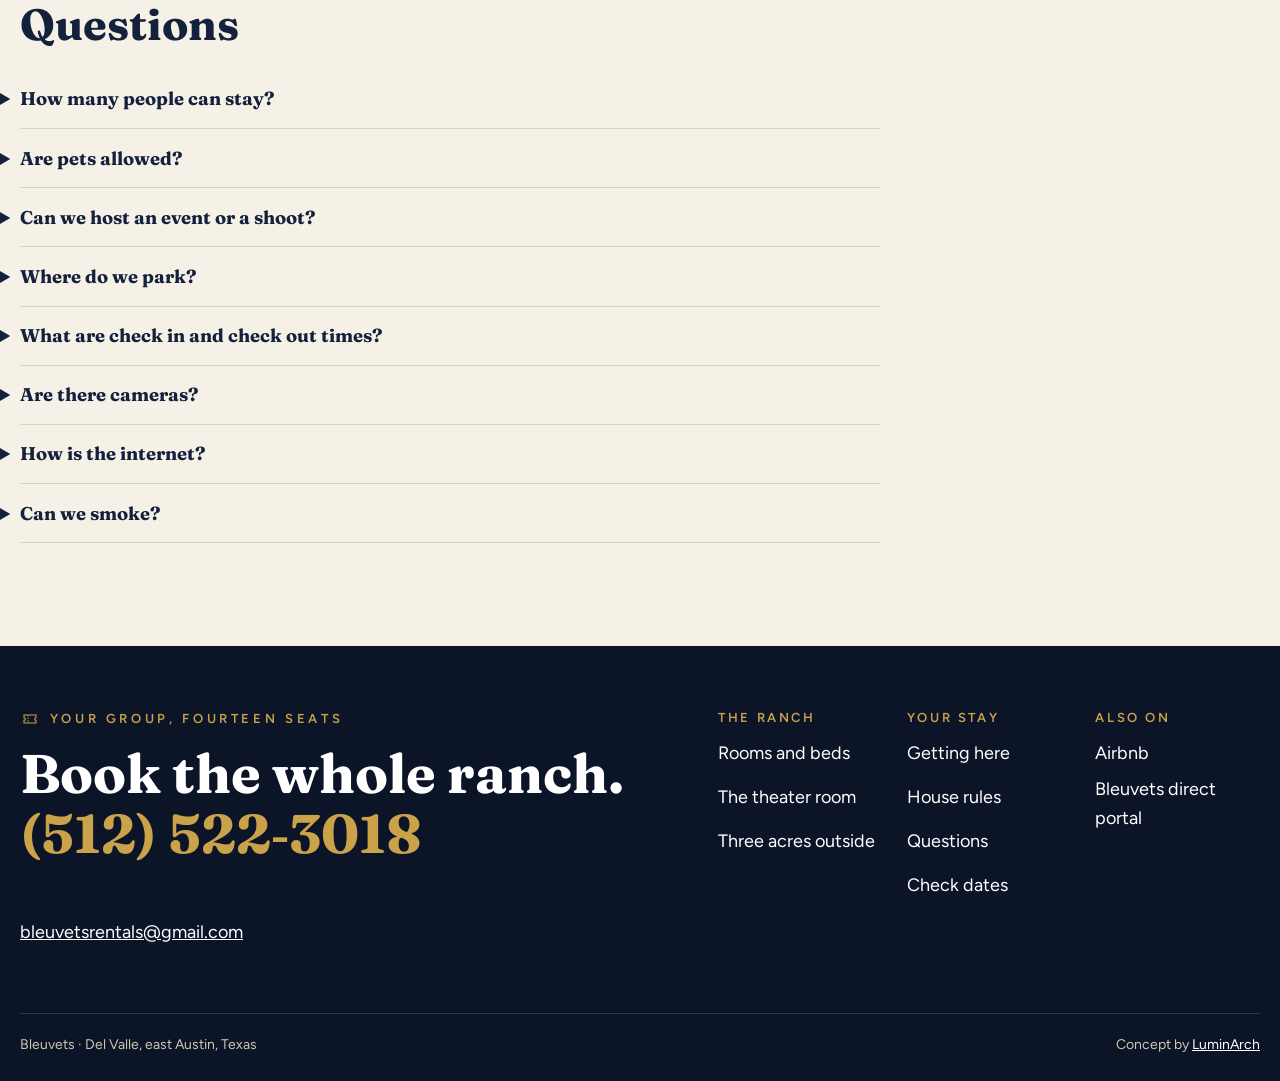
<file: the-stay.html>
<!doctype html><html lang="en" class="no-js"><head><meta charset="utf-8"><meta name="viewport" content="width=device-width,initial-scale=1">
<title>Plan Your Stay: Rules, Parking and FAQ | Bleuvets Ranch Austin</title><meta name="description" content="House rules, pets, parking, cameras and check in times for the Bleuvets ranch in Del Valle, east Austin. Read the answers here, then call or check your dates."><link rel="canonical" href="https://bleuvets-demo.vercel.app/the-stay.html">
<meta property="og:type" content="website"><meta property="og:site_name" content="Bleuvets (concept)"><meta property="og:title" content="Plan Your Stay: Rules, Parking and FAQ | Bleuvets Ranch Austin"><meta property="og:description" content="House rules, pets, parking, cameras and check in times for the Bleuvets ranch in Del Valle, east Austin. Read the answers here, then call or check your dates."><meta property="og:url" content="https://bleuvets-demo.vercel.app/the-stay.html"><meta property="og:image" content="https://bleuvets-demo.vercel.app/og.png">
<meta name="twitter:card" content="summary_large_image"><meta name="twitter:title" content="Plan Your Stay: Rules, Parking and FAQ | Bleuvets Ranch Austin"><meta name="twitter:description" content="House rules, pets, parking, cameras and check in times for the Bleuvets ranch in Del Valle, east Austin. Read the answers here, then call or check your dates."><meta name="twitter:image" content="https://bleuvets-demo.vercel.app/og.png">
<meta name="robots" content="noindex, nofollow"><!-- concept demo, not for indexing -->
<meta name="theme-color" content="#14213d">
<link rel="preload" as="font" type="font/woff2" href="fonts/fraunces-normal-700-latin.woff2" crossorigin><link rel="preload" as="font" type="font/woff2" href="fonts/figtree-normal-400-latin.woff2" crossorigin>
<link rel="stylesheet" href="css/design-system.css"><link rel="stylesheet" href="css/components.css"><link rel="stylesheet" href="css/pages.css">
<link rel="icon" href="data:image/svg+xml,%3Csvg xmlns='http://www.w3.org/2000/svg' viewBox='0 0 32 32'%3E%3Crect width='32' height='32' rx='6' fill='%2314213d'/%3E%3Ctext x='16' y='23' font-family='Georgia' font-size='20' font-weight='700' text-anchor='middle' fill='%23c9a24a'%3EB%3C/text%3E%3C/svg%3E">
<script>document.documentElement.classList.replace('no-js','js-ready')</script><script type="application/ld+json">{"@context": "https://schema.org", "@type": "VacationRental", "name": "Bleuvets Dunlap Ranch", "alternateName": "Theatre, 3 Acre LUXE Ranch, Near COTA", "url": "https://bleuvets-demo.vercel.app/", "description": "Private 3 acre ranch in Del Valle, east Austin, with 5 bedrooms, 9 beds, 3 bathrooms, 2 kitchens and a home theater. Sleeps 14.", "telephone": "+1-512-522-3018", "email": "bleuvetsrentals@gmail.com", "brand": {"@type": "Brand", "name": "Bleuvets"}, "address": {"@type": "PostalAddress", "addressLocality": "Del Valle", "addressRegion": "TX", "addressCountry": "US"}, "geo": {"@type": "GeoCoordinates", "latitude": 30.247, "longitude": -97.562}, "containsPlace": {"@type": "Accommodation", "numberOfBedrooms": 5, "numberOfBathroomsTotal": 3, "occupancy": {"@type": "QuantitativeValue", "maxValue": 14}, "bed": "1 king, 3 queen, 1 full, 4 twin"}, "aggregateRating": {"@type": "AggregateRating", "ratingValue": 4.93, "reviewCount": 42, "bestRating": 5}, "checkinTime": "16:00", "checkoutTime": "10:00", "petsAllowed": true, "image": "https://bleuvets-demo.vercel.app/img/deck-string-lights.webp", "sameAs": ["https://www.airbnb.com/rooms/1171734395727141363", "https://bleuvets.holidayfuture.com/listings/278348"]}</script><script type="application/ld+json">{"@context": "https://schema.org", "@type": "BreadcrumbList", "itemListElement": [{"@type": "ListItem", "position": 1, "name": "Home", "item": "https://bleuvets-demo.vercel.app/"}, {"@type": "ListItem", "position": 2, "name": "Plan your stay", "item": "https://bleuvets-demo.vercel.app/the-stay.html"}]}</script><script type="application/ld+json">{"@context": "https://schema.org", "@type": "FAQPage", "mainEntity": [{"@type": "Question", "name": "How many people can stay?", "acceptedAnswer": {"@type": "Answer", "text": "Up to 14 overnight guests. The nightly rate covers 6, and each extra guest from number 7 is $55 a night. Every overnight guest and visitor has to be disclosed in advance."}}, {"@type": "Question", "name": "Are pets allowed?", "acceptedAnswer": {"@type": "Answer", "text": "House trained pets are welcome with approval. The fee is $150 per pet, per stay. Pets stay off the beds and furniture, and waste gets picked up."}}, {"@type": "Question", "name": "Can we host an event or a shoot?", "acceptedAnswer": {"@type": "Answer", "text": "Only with written approval first. Events, gatherings, commercial photography and filming may carry extra fees, parking rules and a separate agreement. Unapproved parties are not allowed."}}, {"@type": "Question", "name": "Where do we park?", "acceptedAnswer": {"@type": "Answer", "text": "In the garage or the driveway. Street parking is not allowed. Tell Bleuvets before you book if you are bringing several cars."}}, {"@type": "Question", "name": "What are check in and check out times?", "acceptedAnswer": {"@type": "Answer", "text": "Check in is 4 pm and check out is 10 am on the Bleuvets booking portal. Early check in and late check out depend on availability and need approval."}}, {"@type": "Question", "name": "Are there cameras?", "acceptedAnswer": {"@type": "Answer", "text": "Seven exterior cameras record the deck, entrance walkway, rear fence, backyard, barn fence, driveway and front yard. There are none inside. A noise monitor measures decibel levels only and records no audio."}}, {"@type": "Question", "name": "How is the internet?", "acceptedAnswer": {"@type": "Answer", "text": "Starlink satellite is the only service out here. It handles normal browsing and streaming, though weather can affect it."}}, {"@type": "Question", "name": "Can we smoke?", "acceptedAnswer": {"@type": "Answer", "text": "Not indoors, including vaping. Outdoors is fine if butts are disposed of properly."}}]}</script></head><body class="pg-the-stay">
<a class="skip" href="#main">Skip to content</a>
<div class="demo-bar">Concept by <a href="https://luminarch.pro">LuminArch</a>. Not the official Bleuvets site. Photos and details come from the public Airbnb listing for this home and are used for this pitch only.</div>
<header class="top"><div class="wrap nav"><a class="mark" href="index.html"><span class="b-badge" aria-hidden="true">B</span><span class="b-name"><b>Bleuvets</b><small>Dunlap Ranch &middot; Austin</small></span></a>
<button class="menu-btn" aria-expanded="false" aria-controls="menu">Menu</button><ul id="menu"><li><a href="the-house.html">The house</a></li><li><a href="theater.html">Theater</a></li><li><a href="the-stay.html" aria-current="page">Plan your stay</a></li><li><a href="book.html">Book</a></li></ul><a class="btn" href="book.html">Check dates</a></div></header><main id="main">
<section class="page-head"><div class="wrap"><p class="kicker rv"><svg class="stub" viewBox="0 0 24 24" aria-hidden="true"><path d="M3 6h18v4a2 2 0 0 0 0 4v4H3v-4a2 2 0 0 0 0-4z"/><path d="M9 6v12" stroke-dasharray="2 2"/></svg> Plan your stay</p><h1 class="rv">Straight answers before you book.</h1><p class="lede rv">Everything here comes from the house rules Bleuvets publishes on its listing.</p></div></section>
<section class="getting" id="getting-here"><div class="wrap gh-grid"><div class="rv"><h2>Getting here</h2><p>The ranch is in Del Valle on the east side of Austin. The host lists it about 10 minutes from Austin Bergstrom airport and Circuit of the Americas, close to Tesla Giga Texas, and roughly 15 to 20 minutes from downtown.</p>
<div class="ph"><b>Placeholder</b>Exact drive times from the address, plus a map, once Bleuvets confirms what it wants public. The address is shared after booking.</div></div>
<ul class="dist rv"><li><b>~10 min</b><span>Austin airport</span></li><li><b>~10 min</b><span>Circuit of the Americas</span></li><li><b>Minutes</b><span>Tesla Giga Texas</span></li><li><b>15 to 20 min</b><span>Downtown Austin</span></li></ul></div></section>
<section class="rules" id="rules"><div class="wrap"><h2 class="rv">House rules, in short</h2><ol class="rule-list"><li class="rv"><svg class="stub" viewBox="0 0 24 24" aria-hidden="true"><path d="M3 6h18v4a2 2 0 0 0 0 4v4H3v-4a2 2 0 0 0 0-4z"/><path d="M9 6v12" stroke-dasharray="2 2"/></svg><span>One group at a time. The whole property is yours.</span></li><li class="rv"><svg class="stub" viewBox="0 0 24 24" aria-hidden="true"><path d="M3 6h18v4a2 2 0 0 0 0 4v4H3v-4a2 2 0 0 0 0-4z"/><path d="M9 6v12" stroke-dasharray="2 2"/></svg><span>Up to 14 overnight guests, all disclosed in advance.</span></li><li class="rv"><svg class="stub" viewBox="0 0 24 24" aria-hidden="true"><path d="M3 6h18v4a2 2 0 0 0 0 4v4H3v-4a2 2 0 0 0 0-4z"/><path d="M9 6v12" stroke-dasharray="2 2"/></svg><span>Pets with approval, $150 each per stay.</span></li><li class="rv"><svg class="stub" viewBox="0 0 24 24" aria-hidden="true"><path d="M3 6h18v4a2 2 0 0 0 0 4v4H3v-4a2 2 0 0 0 0-4z"/><path d="M9 6v12" stroke-dasharray="2 2"/></svg><span>No unapproved parties or events.</span></li><li class="rv"><svg class="stub" viewBox="0 0 24 24" aria-hidden="true"><path d="M3 6h18v4a2 2 0 0 0 0 4v4H3v-4a2 2 0 0 0 0-4z"/><path d="M9 6v12" stroke-dasharray="2 2"/></svg><span>Park in the garage or driveway only.</span></li><li class="rv"><svg class="stub" viewBox="0 0 24 24" aria-hidden="true"><path d="M3 6h18v4a2 2 0 0 0 0 4v4H3v-4a2 2 0 0 0 0-4z"/><path d="M9 6v12" stroke-dasharray="2 2"/></svg><span>No smoking or vaping indoors.</span></li><li class="rv"><svg class="stub" viewBox="0 0 24 24" aria-hidden="true"><path d="M3 6h18v4a2 2 0 0 0 0 4v4H3v-4a2 2 0 0 0 0-4z"/><path d="M9 6v12" stroke-dasharray="2 2"/></svg><span>Quiet hours, kept with a noise monitor that records no audio.</span></li></ol></div></section>
<section class="faq" id="faq"><div class="wrap"><h2 class="rv">Questions</h2><details class="rv"><summary>How many people can stay?</summary><p>Up to 14 overnight guests. The nightly rate covers 6, and each extra guest from number 7 is $55 a night. Every overnight guest and visitor has to be disclosed in advance.</p></details><details class="rv"><summary>Are pets allowed?</summary><p>House trained pets are welcome with approval. The fee is $150 per pet, per stay. Pets stay off the beds and furniture, and waste gets picked up.</p></details><details class="rv"><summary>Can we host an event or a shoot?</summary><p>Only with written approval first. Events, gatherings, commercial photography and filming may carry extra fees, parking rules and a separate agreement. Unapproved parties are not allowed.</p></details><details class="rv"><summary>Where do we park?</summary><p>In the garage or the driveway. Street parking is not allowed. Tell Bleuvets before you book if you are bringing several cars.</p></details><details class="rv"><summary>What are check in and check out times?</summary><p>Check in is 4 pm and check out is 10 am on the Bleuvets booking portal. Early check in and late check out depend on availability and need approval.</p></details><details class="rv"><summary>Are there cameras?</summary><p>Seven exterior cameras record the deck, entrance walkway, rear fence, backyard, barn fence, driveway and front yard. There are none inside. A noise monitor measures decibel levels only and records no audio.</p></details><details class="rv"><summary>How is the internet?</summary><p>Starlink satellite is the only service out here. It handles normal browsing and streaming, though weather can affect it.</p></details><details class="rv"><summary>Can we smoke?</summary><p>Not indoors, including vaping. Outdoors is fine if butts are disposed of properly.</p></details></div></section>
</main><footer class="foot"><div class="wrap">
<div class="foot-spread"><div><p class="kicker" style="color:var(--brass)"><svg class="stub" viewBox="0 0 24 24" aria-hidden="true"><path d="M3 6h18v4a2 2 0 0 0 0 4v4H3v-4a2 2 0 0 0 0-4z"/><path d="M9 6v12" stroke-dasharray="2 2"/></svg> Your group, fourteen seats</p><p class="foot-big">Book the whole ranch.<br><a href="tel:+15125223018">(512) 522&#8209;3018</a></p><p><a href="mailto:bleuvetsrentals@gmail.com">bleuvetsrentals@gmail.com</a></p></div>
<div class="foot-cols"><div><h2>The ranch</h2><ul><li><a href="the-house.html">Rooms and beds</a></li><li><a href="theater.html">The theater room</a></li><li><a href="the-house.html#outside">Three acres outside</a></li></ul></div>
<div><h2>Your stay</h2><ul><li><a href="the-stay.html#getting-here">Getting here</a></li><li><a href="the-stay.html#rules">House rules</a></li><li><a href="the-stay.html#faq">Questions</a></li><li><a href="book.html">Check dates</a></li></ul></div>
<div><h2>Also on</h2><ul><li><a href="https://www.airbnb.com/rooms/1171734395727141363" rel="noopener">Airbnb</a></li><li><a href="https://bleuvets.holidayfuture.com/listings/278348" rel="noopener">Bleuvets direct portal</a></li></ul></div></div></div>
<div class="foot-row"><span>Bleuvets &middot; Del Valle, east Austin, Texas</span><span>Concept by <a href="https://luminarch.pro">LuminArch</a></span></div></div></footer><script src="js/main.js" defer></script></body></html>
</file>
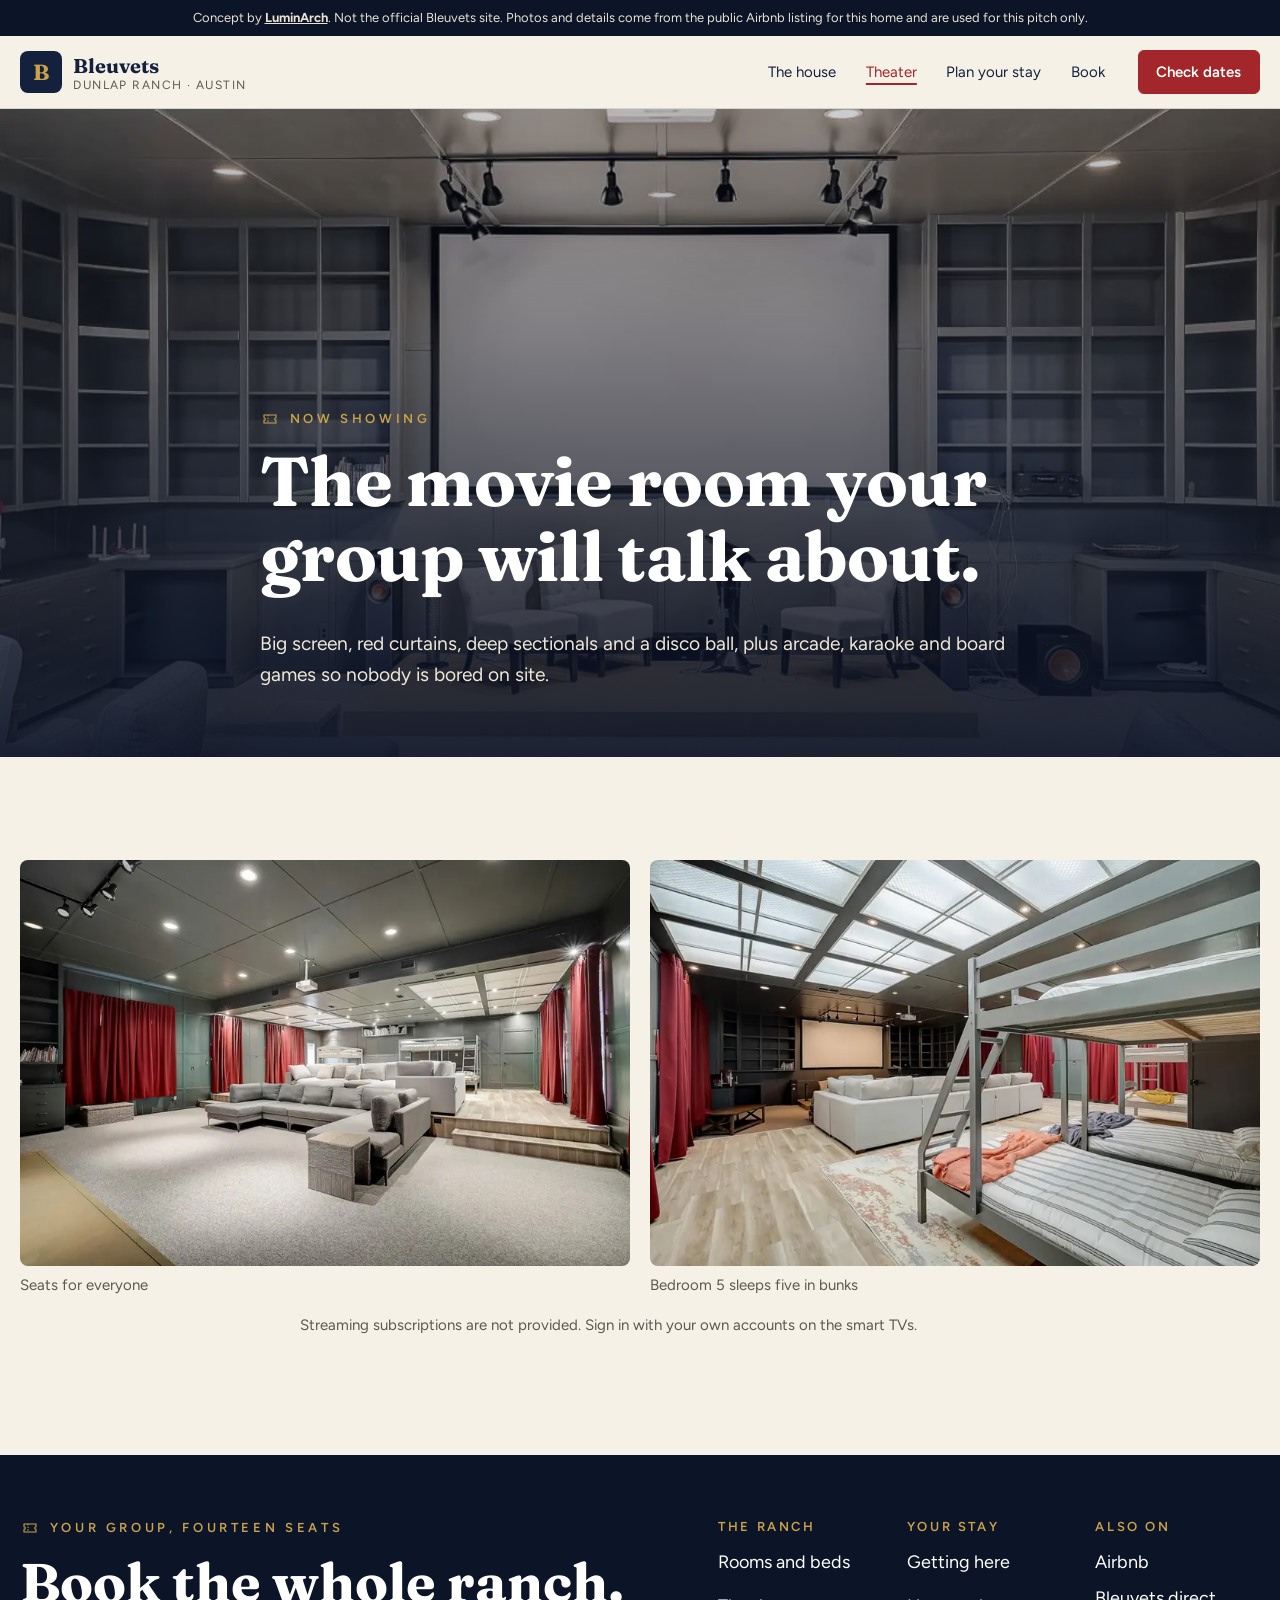
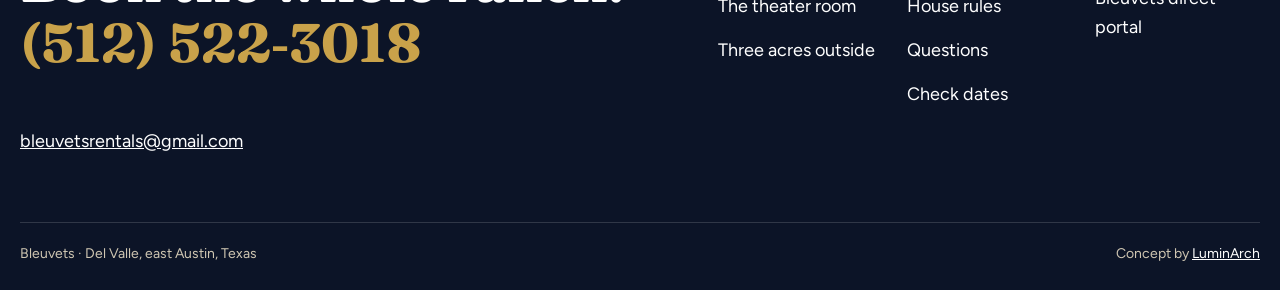
<file: theater.html>
<!doctype html><html lang="en" class="no-js"><head><meta charset="utf-8"><meta name="viewport" content="width=device-width,initial-scale=1">
<title>The Home Theater Room at the Dunlap Ranch | Bleuvets Austin</title><meta name="description" content="Red curtains, a big screen, deep sectionals and bunk beds for the kids. See the home theater room at the Bleuvets ranch near COTA, then check your dates."><link rel="canonical" href="https://bleuvets-demo.vercel.app/theater.html">
<meta property="og:type" content="website"><meta property="og:site_name" content="Bleuvets (concept)"><meta property="og:title" content="The Home Theater Room at the Dunlap Ranch | Bleuvets Austin"><meta property="og:description" content="Red curtains, a big screen, deep sectionals and bunk beds for the kids. See the home theater room at the Bleuvets ranch near COTA, then check your dates."><meta property="og:url" content="https://bleuvets-demo.vercel.app/theater.html"><meta property="og:image" content="https://bleuvets-demo.vercel.app/og.png">
<meta name="twitter:card" content="summary_large_image"><meta name="twitter:title" content="The Home Theater Room at the Dunlap Ranch | Bleuvets Austin"><meta name="twitter:description" content="Red curtains, a big screen, deep sectionals and bunk beds for the kids. See the home theater room at the Bleuvets ranch near COTA, then check your dates."><meta name="twitter:image" content="https://bleuvets-demo.vercel.app/og.png">
<meta name="robots" content="noindex, nofollow"><!-- concept demo, not for indexing -->
<meta name="theme-color" content="#14213d">
<link rel="preload" as="font" type="font/woff2" href="fonts/fraunces-normal-700-latin.woff2" crossorigin><link rel="preload" as="font" type="font/woff2" href="fonts/figtree-normal-400-latin.woff2" crossorigin>
<link rel="stylesheet" href="css/design-system.css"><link rel="stylesheet" href="css/components.css"><link rel="stylesheet" href="css/pages.css">
<link rel="icon" href="data:image/svg+xml,%3Csvg xmlns='http://www.w3.org/2000/svg' viewBox='0 0 32 32'%3E%3Crect width='32' height='32' rx='6' fill='%2314213d'/%3E%3Ctext x='16' y='23' font-family='Georgia' font-size='20' font-weight='700' text-anchor='middle' fill='%23c9a24a'%3EB%3C/text%3E%3C/svg%3E">
<script>document.documentElement.classList.replace('no-js','js-ready')</script><script type="application/ld+json">{"@context": "https://schema.org", "@type": "VacationRental", "name": "Bleuvets Dunlap Ranch", "alternateName": "Theatre, 3 Acre LUXE Ranch, Near COTA", "url": "https://bleuvets-demo.vercel.app/", "description": "Private 3 acre ranch in Del Valle, east Austin, with 5 bedrooms, 9 beds, 3 bathrooms, 2 kitchens and a home theater. Sleeps 14.", "telephone": "+1-512-522-3018", "email": "bleuvetsrentals@gmail.com", "brand": {"@type": "Brand", "name": "Bleuvets"}, "address": {"@type": "PostalAddress", "addressLocality": "Del Valle", "addressRegion": "TX", "addressCountry": "US"}, "geo": {"@type": "GeoCoordinates", "latitude": 30.247, "longitude": -97.562}, "containsPlace": {"@type": "Accommodation", "numberOfBedrooms": 5, "numberOfBathroomsTotal": 3, "occupancy": {"@type": "QuantitativeValue", "maxValue": 14}, "bed": "1 king, 3 queen, 1 full, 4 twin"}, "aggregateRating": {"@type": "AggregateRating", "ratingValue": 4.93, "reviewCount": 42, "bestRating": 5}, "checkinTime": "16:00", "checkoutTime": "10:00", "petsAllowed": true, "image": "https://bleuvets-demo.vercel.app/img/deck-string-lights.webp", "sameAs": ["https://www.airbnb.com/rooms/1171734395727141363", "https://bleuvets.holidayfuture.com/listings/278348"]}</script><script type="application/ld+json">{"@context": "https://schema.org", "@type": "BreadcrumbList", "itemListElement": [{"@type": "ListItem", "position": 1, "name": "Home", "item": "https://bleuvets-demo.vercel.app/"}, {"@type": "ListItem", "position": 2, "name": "Theater", "item": "https://bleuvets-demo.vercel.app/theater.html"}]}</script></head><body class="pg-theater">
<a class="skip" href="#main">Skip to content</a>
<div class="demo-bar">Concept by <a href="https://luminarch.pro">LuminArch</a>. Not the official Bleuvets site. Photos and details come from the public Airbnb listing for this home and are used for this pitch only.</div>
<header class="top"><div class="wrap nav"><a class="mark" href="index.html"><span class="b-badge" aria-hidden="true">B</span><span class="b-name"><b>Bleuvets</b><small>Dunlap Ranch &middot; Austin</small></span></a>
<button class="menu-btn" aria-expanded="false" aria-controls="menu">Menu</button><ul id="menu"><li><a href="the-house.html">The house</a></li><li><a href="theater.html" aria-current="page">Theater</a></li><li><a href="the-stay.html">Plan your stay</a></li><li><a href="book.html">Book</a></li></ul><a class="btn" href="book.html">Check dates</a></div></header><main id="main">
<section class="theater-hero"><div class="th-photo"><img src="img/theater-screen.webp" srcset="img/theater-screen-800.webp 800w, img/theater-screen.webp 1600w" sizes="100vw" alt="The theater room with its big projection screen and sectional seating" width="1440" height="960" fetchpriority="high"></div>
<div class="wrap th-copy rv"><p class="kicker" style="color:var(--brass)"><svg class="stub" viewBox="0 0 24 24" aria-hidden="true"><path d="M3 6h18v4a2 2 0 0 0 0 4v4H3v-4a2 2 0 0 0 0-4z"/><path d="M9 6v12" stroke-dasharray="2 2"/></svg> Now showing</p><h1>The movie room your group will talk about.</h1><p class="lede">Big screen, red curtains, deep sectionals and a disco ball, plus arcade, karaoke and board games so nobody is bored on site.</p></div></section>
<section class="th-strip"><div class="wrap th-grid">
<figure class="rv"><img src="img/theater.webp" srcset="img/theater-800.webp 800w, img/theater.webp 1600w" sizes="(max-width:900px) 100vw, 50vw" alt="Theater room with red curtains and a skylight" width="1440" height="960" loading="lazy" decoding="async"><figcaption>Seats for everyone</figcaption></figure>
<figure class="rv"><img src="img/theater-bunks.webp" srcset="img/theater-bunks-800.webp 800w, img/theater-bunks.webp 1600w" sizes="(max-width:900px) 100vw, 50vw" alt="Bunk beds in the theater room" width="1440" height="960" loading="lazy" decoding="async"><figcaption>Bedroom 5 sleeps five in bunks</figcaption></figure>
</div><p class="note wrap">Streaming subscriptions are not provided. Sign in with your own accounts on the smart TVs.</p></section>
</main><footer class="foot"><div class="wrap">
<div class="foot-spread"><div><p class="kicker" style="color:var(--brass)"><svg class="stub" viewBox="0 0 24 24" aria-hidden="true"><path d="M3 6h18v4a2 2 0 0 0 0 4v4H3v-4a2 2 0 0 0 0-4z"/><path d="M9 6v12" stroke-dasharray="2 2"/></svg> Your group, fourteen seats</p><p class="foot-big">Book the whole ranch.<br><a href="tel:+15125223018">(512) 522&#8209;3018</a></p><p><a href="mailto:bleuvetsrentals@gmail.com">bleuvetsrentals@gmail.com</a></p></div>
<div class="foot-cols"><div><h2>The ranch</h2><ul><li><a href="the-house.html">Rooms and beds</a></li><li><a href="theater.html">The theater room</a></li><li><a href="the-house.html#outside">Three acres outside</a></li></ul></div>
<div><h2>Your stay</h2><ul><li><a href="the-stay.html#getting-here">Getting here</a></li><li><a href="the-stay.html#rules">House rules</a></li><li><a href="the-stay.html#faq">Questions</a></li><li><a href="book.html">Check dates</a></li></ul></div>
<div><h2>Also on</h2><ul><li><a href="https://www.airbnb.com/rooms/1171734395727141363" rel="noopener">Airbnb</a></li><li><a href="https://bleuvets.holidayfuture.com/listings/278348" rel="noopener">Bleuvets direct portal</a></li></ul></div></div></div>
<div class="foot-row"><span>Bleuvets &middot; Del Valle, east Austin, Texas</span><span>Concept by <a href="https://luminarch.pro">LuminArch</a></span></div></div></footer><script src="js/main.js" defer></script></body></html>
</file>
<file: css/design-system.css>
/* Bleuvets concept tokens. Bleu from the brand name, curtain red and brass from the theater room photos, lawn from the ranch. */
:root{
 --bleu:#14213d; --bleu-2:#22335a; --curtain:#a3262a; --curtain-dk:#7f1d20; --brass:#c9a24a; --brass-dk:#8a6a1f;
 --lawn:#55703a; --cream:#f6f1e7; --linen:#ece4d3; --ink:#1b1b1f; --muted:#5d584f;
 --page:var(--cream); --head:var(--bleu); --accent:var(--curtain); --kick:var(--curtain); --link:var(--curtain-dk);
 --line:rgba(20,33,61,.14); --line-strong:#8c8577; --focus:var(--brass);
 --nav-bg:rgba(246,241,231,.92); --nav-fg:var(--bleu); --menu-bg:var(--cream);
 --btn-bg:var(--curtain); --btn-fg:#fff; --btn-plain:var(--bleu);
 --bar-bg:#0c1427; --bar-fg:#e9e2d2; --ph:var(--brass-dk); --ph-bg:rgba(201,162,74,.12);
 --display:'Fraunces',Georgia,serif; --body:'Figtree',system-ui,sans-serif; --radius:6px; --max:1240px;
}
@font-face {
  font-family: 'Fraunces';
  font-style: italic;
  font-weight: 500;
  font-display: swap;
  src: url(../fonts/fraunces-italic-500-latin.woff2) format('woff2');
  unicode-range: U+0000-00FF, U+0131, U+0152-0153, U+02BB-02BC, U+02C6, U+02DA, U+02DC, U+0304, U+0308, U+0329, U+2000-206F, U+20AC, U+2122, U+2191, U+2193, U+2212, U+2215, U+FEFF, U+FFFD;
}
@font-face {
  font-family: 'Fraunces';
  font-style: normal;
  font-weight: 500;
  font-display: swap;
  src: url(../fonts/fraunces-normal-500-latin.woff2) format('woff2');
  unicode-range: U+0000-00FF, U+0131, U+0152-0153, U+02BB-02BC, U+02C6, U+02DA, U+02DC, U+0304, U+0308, U+0329, U+2000-206F, U+20AC, U+2122, U+2191, U+2193, U+2212, U+2215, U+FEFF, U+FFFD;
}
@font-face {
  font-family: 'Fraunces';
  font-style: normal;
  font-weight: 700;
  font-display: swap;
  src: url(../fonts/fraunces-normal-700-latin.woff2) format('woff2');
  unicode-range: U+0000-00FF, U+0131, U+0152-0153, U+02BB-02BC, U+02C6, U+02DA, U+02DC, U+0304, U+0308, U+0329, U+2000-206F, U+20AC, U+2122, U+2191, U+2193, U+2212, U+2215, U+FEFF, U+FFFD;
}
@font-face {
  font-family: 'Figtree';
  font-style: normal;
  font-weight: 400;
  font-display: swap;
  src: url(../fonts/figtree-normal-400-latin.woff2) format('woff2');
  unicode-range: U+0000-00FF, U+0131, U+0152-0153, U+02BB-02BC, U+02C6, U+02DA, U+02DC, U+0304, U+0308, U+0329, U+2000-206F, U+20AC, U+2122, U+2191, U+2193, U+2212, U+2215, U+FEFF, U+FFFD;
}
@font-face {
  font-family: 'Figtree';
  font-style: normal;
  font-weight: 600;
  font-display: swap;
  src: url(../fonts/figtree-normal-600-latin.woff2) format('woff2');
  unicode-range: U+0000-00FF, U+0131, U+0152-0153, U+02BB-02BC, U+02C6, U+02DA, U+02DC, U+0304, U+0308, U+0329, U+2000-206F, U+20AC, U+2122, U+2191, U+2193, U+2212, U+2215, U+FEFF, U+FFFD;
}
@font-face {
  font-family: 'Figtree';
  font-style: normal;
  font-weight: 700;
  font-display: swap;
  src: url(../fonts/figtree-normal-700-latin.woff2) format('woff2');
  unicode-range: U+0000-00FF, U+0131, U+0152-0153, U+02BB-02BC, U+02C6, U+02DA, U+02DC, U+0304, U+0308, U+0329, U+2000-206F, U+20AC, U+2122, U+2191, U+2193, U+2212, U+2215, U+FEFF, U+FFFD;
}
</file>
<file: css/components.css>
/* Shared mechanics. Colors and type come from design-system.css tokens. */
*,*::before,*::after{box-sizing:border-box}
html{-webkit-text-size-adjust:100%;scroll-behavior:smooth}
@media (prefers-reduced-motion:reduce){html{scroll-behavior:auto}*{animation:none!important;transition:none!important}}
body{margin:0;background:var(--page);color:var(--ink);font:400 var(--fs-body,18px)/1.62 var(--body);text-rendering:optimizeLegibility;overflow-x:hidden}
img{max-width:100%;height:auto;display:block}
a{color:var(--link)}
h1,h2,h3,h4{font-family:var(--display);line-height:1.08;margin:0 0 .5em;text-wrap:balance;color:var(--head,inherit)}
p{margin:0 0 1em;max-width:68ch}
.wrap{width:min(100% - 2.5rem,var(--max,1240px));margin-inline:auto}
@media (max-width:420px){.wrap{width:calc(100% - 2rem)}}
:focus-visible{outline:3px solid var(--focus);outline-offset:3px;border-radius:2px}
.skip{position:absolute;left:-999px;top:0;background:var(--ink);color:#fff;padding:.7rem 1rem;z-index:99}.skip:focus{left:1rem}
.demo-bar{background:var(--bar-bg,#111);color:var(--bar-fg,#eee);font:500 13px/1.45 var(--body);padding:.55rem 1.25rem;text-align:center}
.demo-bar a{color:inherit;font-weight:700}
.kicker{font:600 13px/1.4 var(--body);letter-spacing:.28em;text-transform:uppercase;color:var(--kick,var(--accent));margin:0 0 1rem;display:flex;align-items:center;gap:.6rem;flex-wrap:wrap}
.top{position:sticky;top:0;z-index:40;background:var(--nav-bg);backdrop-filter:saturate(1.2) blur(10px);-webkit-backdrop-filter:saturate(1.2) blur(10px);border-bottom:1px solid var(--line)}
.nav{display:flex;align-items:center;gap:1.25rem;min-height:72px}
.nav .mark{margin-right:auto;display:flex;align-items:center;gap:.7rem;text-decoration:none;color:var(--nav-fg);min-height:44px}
#menu{list-style:none;display:flex;gap:.25rem;margin:0;padding:0}
#menu a{display:flex;align-items:center;min-height:44px;padding:0 .8rem;text-decoration:none;color:var(--nav-fg);font:500 15px var(--body);border-radius:4px}
#menu a:hover,#menu a[aria-current]{color:var(--accent-ink,var(--accent))}
#menu a[aria-current]{text-decoration:underline;text-underline-offset:6px;text-decoration-thickness:2px}
.menu-btn{display:none;min-height:44px;min-width:64px;padding:0 1rem;border:1.5px solid currentColor;background:transparent;color:var(--nav-fg);font:600 15px var(--body);border-radius:999px;cursor:pointer}
.btn{display:inline-flex;align-items:center;justify-content:center;gap:.5rem;min-height:48px;padding:.75rem 1.4rem;border-radius:var(--radius,4px);background:var(--btn-bg);color:var(--btn-fg);text-decoration:none;font:600 16px/1.2 var(--body);border:1.5px solid var(--btn-bg);cursor:pointer;transition:transform .2s,background .2s,color .2s}
.btn:hover{transform:translateY(-2px)}
.btn--plain{background:transparent;color:var(--btn-plain,var(--ink));border-color:currentColor}
.top .btn{min-height:44px;padding:.55rem 1.1rem;font-size:15px}
@media (max-width:900px){
 .menu-btn{display:inline-flex;align-items:center;justify-content:center}
 #menu{display:none;position:absolute;left:0;right:0;top:100%;flex-direction:column;background:var(--menu-bg,var(--page));padding:.5rem 1.25rem 1.25rem;border-bottom:1px solid var(--line);box-shadow:0 18px 30px -20px rgba(0,0,0,.4)}
 #menu.open{display:flex}
 #menu a{font-size:18px;color:var(--menu-fg,var(--ink));border-bottom:1px solid var(--line)}
 .nav{position:relative}
}
@media (max-width:520px){.top .btn{display:none}.nav{gap:.6rem}}
.rv{opacity:1}
.js-ready .rv{opacity:0;transform:translateY(22px);transition:opacity .8s cubic-bezier(.22,1,.36,1),transform .8s cubic-bezier(.22,1,.36,1)}
.js-ready .rv.in{opacity:1;transform:none}
@media (prefers-reduced-motion:reduce){.js-ready .rv{opacity:1;transform:none}}
.ph{border:1.5px dashed var(--ph,#b08a3e);background:var(--ph-bg,rgba(176,138,62,.08));padding:1rem 1.2rem;border-radius:6px;font-size:16px}
.ph b{font-family:var(--body);letter-spacing:.06em;text-transform:uppercase;font-size:12px;display:block;margin-bottom:.25rem}
.note{font-size:15px;color:var(--muted)}
form .fld{display:flex;flex-direction:column;gap:.35rem;margin-bottom:1rem}
form label{font:600 14px var(--body);letter-spacing:.02em}
form input,form select,form textarea{font:400 16px/1.4 var(--body);padding:.8rem .9rem;border:1.5px solid var(--line-strong,#999);border-radius:var(--radius,4px);background:var(--field,#fff);color:var(--ink);min-height:48px;width:100%}
form textarea{min-height:120px}
.formmsg{min-height:1.5em;font-weight:600}
.sr{position:absolute;width:1px;height:1px;overflow:hidden;clip:rect(0 0 0 0);white-space:nowrap}
.nowrap{white-space:nowrap}
</file>
<file: css/pages.css>
/* Bleuvets layouts. Signature: the ticket stub (notched card edge plus perforation icon). */
.stub{width:20px;height:16px;fill:none;stroke:currentColor;stroke-width:1.6;flex:none}
.b-badge{display:grid;place-items:center;width:42px;height:42px;border-radius:8px;background:var(--bleu);color:var(--brass);font:700 22px var(--display)}
.b-name{display:flex;flex-direction:column;line-height:1.1}.b-name b{font:700 20px var(--display);color:var(--bleu)}.b-name small{font:500 12px var(--body);letter-spacing:.12em;text-transform:uppercase;color:var(--muted)}
h1{font-size:clamp(2.3rem,5.4vw,4.4rem);font-weight:700;letter-spacing:-.01em}
h1 em,h2 em{font-style:italic;font-weight:500;color:var(--curtain)}
h2{font-size:clamp(1.8rem,3.4vw,2.8rem)}
.lede{font-size:clamp(1.06rem,1.6vw,1.2rem)}
section{padding:clamp(3.5rem,8vw,6.5rem) 0}
/* ticket card */
.ticket{position:relative;background:var(--cream);color:var(--ink);padding:clamp(1.5rem,4vw,2.6rem);border-radius:14px;
 -webkit-mask:radial-gradient(circle 14px at 0 62%,#0000 98%,#000) left/51% 100% no-repeat,radial-gradient(circle 14px at 100% 62%,#0000 98%,#000) right/51% 100% no-repeat;
 mask:radial-gradient(circle 14px at 0 62%,#0000 98%,#000) left/51% 100% no-repeat,radial-gradient(circle 14px at 100% 62%,#0000 98%,#000) right/51% 100% no-repeat;box-shadow:0 30px 60px -30px rgba(0,0,0,.6)}
.ticket-facts{list-style:none;padding:1rem 0 0;margin:1.25rem 0 1.5rem;display:grid;grid-template-columns:repeat(6,1fr);gap:.5rem;border-top:2px dashed rgba(20,33,61,.25)}
.ticket-facts li{display:flex;flex-direction:column;align-items:flex-start}
.ticket-facts b{font:700 clamp(1.5rem,3vw,2.1rem)/1 var(--display);color:var(--bleu)}
.ticket-facts span{font-size:13px;letter-spacing:.06em;text-transform:uppercase;color:var(--muted)}
@media (max-width:560px){.ticket-facts{grid-template-columns:repeat(3,1fr);row-gap:1rem}}
.cta{display:flex;flex-wrap:wrap;gap:.75rem}
/* hero: full bleed photo with a ticket card and a hanging score */
.hero{position:relative;padding:0;min-height:min(92vh,880px);display:grid;align-items:end;color:#fff;isolation:isolate}
.hero-photo{position:absolute;inset:0;z-index:-1}.hero-photo img{width:100%;height:100%;object-fit:cover}
.hero-photo::after{content:"";position:absolute;inset:0;background:linear-gradient(180deg,rgba(12,20,39,.15),rgba(12,20,39,.55) 70%,rgba(12,20,39,.8))}
.hero-inner{display:grid;grid-template-columns:minmax(0,640px) 1fr;align-items:end;gap:2rem;padding:clamp(6rem,12vw,9rem) 0 clamp(2rem,5vw,3.5rem)}
.score{justify-self:end;align-self:start;display:flex;gap:.9rem;align-items:center;background:var(--bleu);color:#fff;text-decoration:none;padding:1rem 1.3rem;border-radius:12px;border:1px solid rgba(201,162,74,.6);transform:rotate(2deg);margin-top:-2rem}
.score-n{font:700 2.6rem/1 var(--display);color:var(--brass)}.score-t{display:flex;flex-direction:column}.score-t small{color:#d8d0bd}
@media (max-width:900px){.hero{min-height:0}.hero-inner{grid-template-columns:1fr;padding-top:42vh}.score{justify-self:start;transform:none;margin:0}}
@media (max-width:520px){.hero-inner{padding-top:30vh}}
/* strip */
.marquee-strip{background:var(--bleu);color:#efe8d8;padding:2.2rem 0;border-top:3px solid var(--brass);border-bottom:3px solid var(--brass)}
.ms-grid{display:grid;grid-template-columns:repeat(3,1fr);gap:2rem}
.ms-item{margin:0;display:flex;flex-direction:column}.ms-item b{font:600 1.25rem var(--display);color:var(--brass)}.ms-item span{font-size:16px}
@media (max-width:800px){.ms-grid{grid-template-columns:1fr;gap:1.1rem}}
/* now showing */
.now-showing{background:linear-gradient(180deg,var(--cream),var(--linen))}
.ns-grid{display:grid;grid-template-columns:1.35fr 1fr;gap:clamp(2rem,5vw,4rem);align-items:center}
.ns-photo{margin:0;border:10px solid var(--bleu);border-radius:4px;box-shadow:0 0 0 2px var(--brass),0 30px 50px -30px rgba(0,0,0,.5)}
.ns-photo img{width:100%;aspect-ratio:3/2;object-fit:cover}
@media (max-width:900px){.ns-grid{grid-template-columns:1fr}}
/* spaces mosaic (grid break: m1 spans two rows and bleeds left) */
.sp-head{max-width:720px;margin-bottom:2.5rem}
.sp-mosaic{display:grid;grid-template-columns:1.4fr 1fr 1fr;grid-template-rows:auto auto;gap:1rem;margin-bottom:2rem}
.sp-mosaic figure{margin:0;position:relative;overflow:hidden;border-radius:6px}
.sp-mosaic img{width:100%;height:100%;object-fit:cover;transition:transform .5s}
.sp-mosaic figure:hover img{transform:scale(1.03)}
.sp-mosaic .m1{grid-row:span 2}
@media (min-width:1400px){.sp-mosaic .m1{margin-left:-3rem}}
.sp-mosaic figcaption{position:absolute;left:.75rem;bottom:.75rem;background:rgba(20,33,61,.85);color:#fff;font-size:14px;padding:.3rem .7rem;border-radius:999px}
@media (max-width:800px){.sp-mosaic{grid-template-columns:1fr 1fr}.sp-mosaic .m1{grid-column:span 2;grid-row:auto;margin-left:0}}
@media (max-width:480px){.sp-mosaic{grid-template-columns:1fr}.sp-mosaic .m1{grid-column:auto}}
/* outside */
.outside{position:relative;padding:0;isolation:isolate;min-height:560px;display:grid;align-items:end}
.outside-photo{position:absolute;inset:0;z-index:-1}.outside-photo img{width:100%;height:100%;object-fit:cover}
.outside-card{background:var(--bleu);color:#efe8d8;max-width:520px;padding:2rem;border-radius:10px;margin:0 0 3rem;--head:#fff}
.outside-card h2{color:#fff}
/* ratings */
.rt-grid{display:grid;grid-template-columns:1.2fr 1fr;gap:2rem 4rem;align-items:start}
.rt-grid .ph{grid-column:1/-1}
.cats{list-style:none;margin:0;padding:0;display:grid;gap:.9rem}
.cats li{display:grid;grid-template-columns:1fr auto;gap:.3rem .8rem;font-size:16px}
.cats b{font-family:var(--display);color:var(--bleu)}
.cats i{grid-column:1/-1;height:6px;background:var(--linen);border-radius:9px;position:relative;overflow:hidden}
.cats i::after{content:"";position:absolute;inset:0 auto 0 0;width:var(--w);background:var(--curtain);border-radius:9px}
@media (max-width:800px){.rt-grid{grid-template-columns:1fr}}
/* direct */
.direct{background:var(--curtain-dk);color:#f5ece0;--head:#fff}
.dir-grid{display:grid;grid-template-columns:1.4fr 1fr;gap:2rem;align-items:center}
.dir-cta{display:flex;flex-direction:column;gap:.75rem;align-items:flex-start}
.direct .btn{background:var(--brass);border-color:var(--brass);color:var(--bleu)}
.direct .btn--plain.dark{background:transparent;color:#fff;border-color:#fff}
@media (max-width:800px){.dir-grid{grid-template-columns:1fr}}
/* inner pages */
.page-head{background:var(--bleu);color:#efe8d8;--head:#fff;--kick:var(--brass);padding:clamp(3rem,7vw,5rem) 0}
.page-head .ticket-facts{border-color:rgba(255,255,255,.25)}.page-head .ticket-facts b{color:var(--brass)}.page-head .ticket-facts span{color:#cfc6b2}
.ph-grid{display:grid;grid-template-columns:1.2fr 1fr;gap:2rem;align-items:end}
@media (max-width:900px){.ph-grid{grid-template-columns:1fr}}
.bed-list{display:grid;grid-template-columns:repeat(auto-fill,minmax(min(100%,280px),1fr));gap:1.25rem;margin:1.5rem 0}
.bed{background:#fff;border-radius:10px;overflow:hidden;border:1px solid var(--line)}
.bed img,.bed-ph{width:100%;aspect-ratio:3/2;object-fit:cover}
.bed-ph{display:grid;place-items:center;background:repeating-linear-gradient(45deg,var(--linen),var(--linen) 10px,var(--cream) 10px,var(--cream) 20px);color:var(--muted);font-size:15px}
.bed-t{padding:1rem 1.2rem;display:grid;grid-template-columns:auto 1fr;gap:0 .6rem;align-items:center;border-top:2px dashed var(--line)}
.bed-t h3{margin:0;font-size:1.3rem}.bed-t p{grid-column:2;margin:0;color:var(--muted)}
.bed-t .stub{color:var(--curtain)}
.k-grid,.b-grid,.ol-grid,.gh-grid{display:grid;grid-template-columns:1.2fr 1fr;gap:clamp(2rem,5vw,4rem);align-items:center}
.k-grid figure,.b-grid figure,.ol-grid figure{margin:0}.k-grid img,.b-grid img,.ol-grid img{border-radius:8px;width:100%}
.k-small{max-width:300px;margin-top:1rem!important;transform:rotate(-1.5deg)}
.kitchens{background:var(--linen)}
.b-grid{grid-template-columns:1fr 1fr}
@media (max-width:900px){.k-grid,.b-grid,.ol-grid,.gh-grid{grid-template-columns:1fr}}
.ticks{list-style:none;padding:0;margin:0;columns:2;column-gap:2rem}
.ticks li{break-inside:avoid;padding:.45rem 0 .45rem 1.6rem;position:relative;border-bottom:1px dashed var(--line)}
.ticks li::before{content:"";position:absolute;left:0;top:.95rem;width:10px;height:10px;background:var(--curtain);border-radius:2px;transform:rotate(45deg)}
@media (max-width:560px){.ticks{columns:1}}
.theater-hero{position:relative;padding:0;min-height:72vh;display:grid;align-items:end;isolation:isolate;color:#efe8d8;--head:#fff}
.th-photo{position:absolute;inset:0;z-index:-1}.th-photo img{width:100%;height:100%;object-fit:cover}
.th-photo::after{content:"";position:absolute;inset:0;background:linear-gradient(0deg,rgba(12,20,39,.92),rgba(12,20,39,.2))}
.th-copy{padding:8rem 0 3rem;max-width:760px}
.th-grid{display:grid;grid-template-columns:1fr 1fr;gap:1.25rem;margin-bottom:1rem}
.th-grid figure{margin:0}.th-grid img{border-radius:8px}.th-grid figcaption{font-size:15px;color:var(--muted);padding-top:.4rem}
@media (max-width:700px){.th-grid{grid-template-columns:1fr}}
.dist{list-style:none;padding:0;margin:0;display:grid;grid-template-columns:1fr 1fr;gap:1rem}
.dist li{background:var(--bleu);color:#efe8d8;padding:1.2rem;border-radius:10px;display:flex;flex-direction:column}
.dist b{font:700 1.6rem var(--display);color:var(--brass)}
.rules{background:var(--linen)}
.rule-list{list-style:none;padding:0;margin:0;display:grid;grid-template-columns:repeat(auto-fill,minmax(min(100%,300px),1fr));gap:1rem}
.rule-list li{display:flex;gap:.8rem;align-items:flex-start;background:var(--cream);padding:1rem 1.2rem;border-radius:8px;border-left:4px solid var(--curtain)}
.rule-list .stub{color:var(--curtain);margin-top:.3rem}
.faq details{border-bottom:1px solid var(--line);max-width:860px}
.faq summary{cursor:pointer;font:600 1.15rem var(--display);color:var(--bleu);padding:1.1rem 0;min-height:44px;list-style-position:outside}
.faq details p{padding-bottom:1rem}
.bk-grid{display:grid;grid-template-columns:1.4fr 1fr;gap:clamp(2rem,5vw,4rem);align-items:start}
.bk-form{background:#fff;padding:clamp(1.25rem,3vw,2rem);border-radius:12px;border:1px solid var(--line)}
.two{display:grid;grid-template-columns:1fr 1fr;gap:0 1rem}
@media (max-width:560px){.two{grid-template-columns:1fr}}
.bk-side{display:grid;gap:1.25rem}
.ticket.small{background:var(--bleu);color:#efe8d8;display:flex;flex-direction:column;gap:.75rem;--kick:var(--brass)}
.ticket.small a:not(.btn){color:#fff}.ticket.small .btn--plain{color:#fff;border-color:#fff}
@media (max-width:900px){.bk-grid{grid-template-columns:1fr}}
.nf{min-height:60vh}
/* footer: closing spread */
.foot{background:#0c1427;color:#cfc6b2;padding:4rem 0 1.5rem}
.foot a{color:#fff}
.foot-spread{display:grid;grid-template-columns:1.2fr 1fr;gap:3rem}
.foot-big{font:700 clamp(2rem,4.5vw,3.4rem)/1.1 var(--display);color:#fff}
.foot-big a{color:var(--brass);text-decoration:none}
.foot-cols{display:grid;grid-template-columns:repeat(3,1fr);gap:1.5rem}
.foot-cols h2{font:600 13px var(--body);letter-spacing:.2em;text-transform:uppercase;color:var(--brass)}
.foot-cols ul{list-style:none;padding:0;margin:0}.foot-cols li a{display:inline-flex;min-height:44px;align-items:center;text-decoration:none}
.foot-row{display:flex;justify-content:space-between;flex-wrap:wrap;gap:1rem;border-top:1px solid rgba(255,255,255,.15);margin-top:3rem;padding-top:1.25rem;font-size:14px}
@media (max-width:900px){.foot-spread{grid-template-columns:1fr}.foot-cols{grid-template-columns:1fr 1fr}}
</file>
